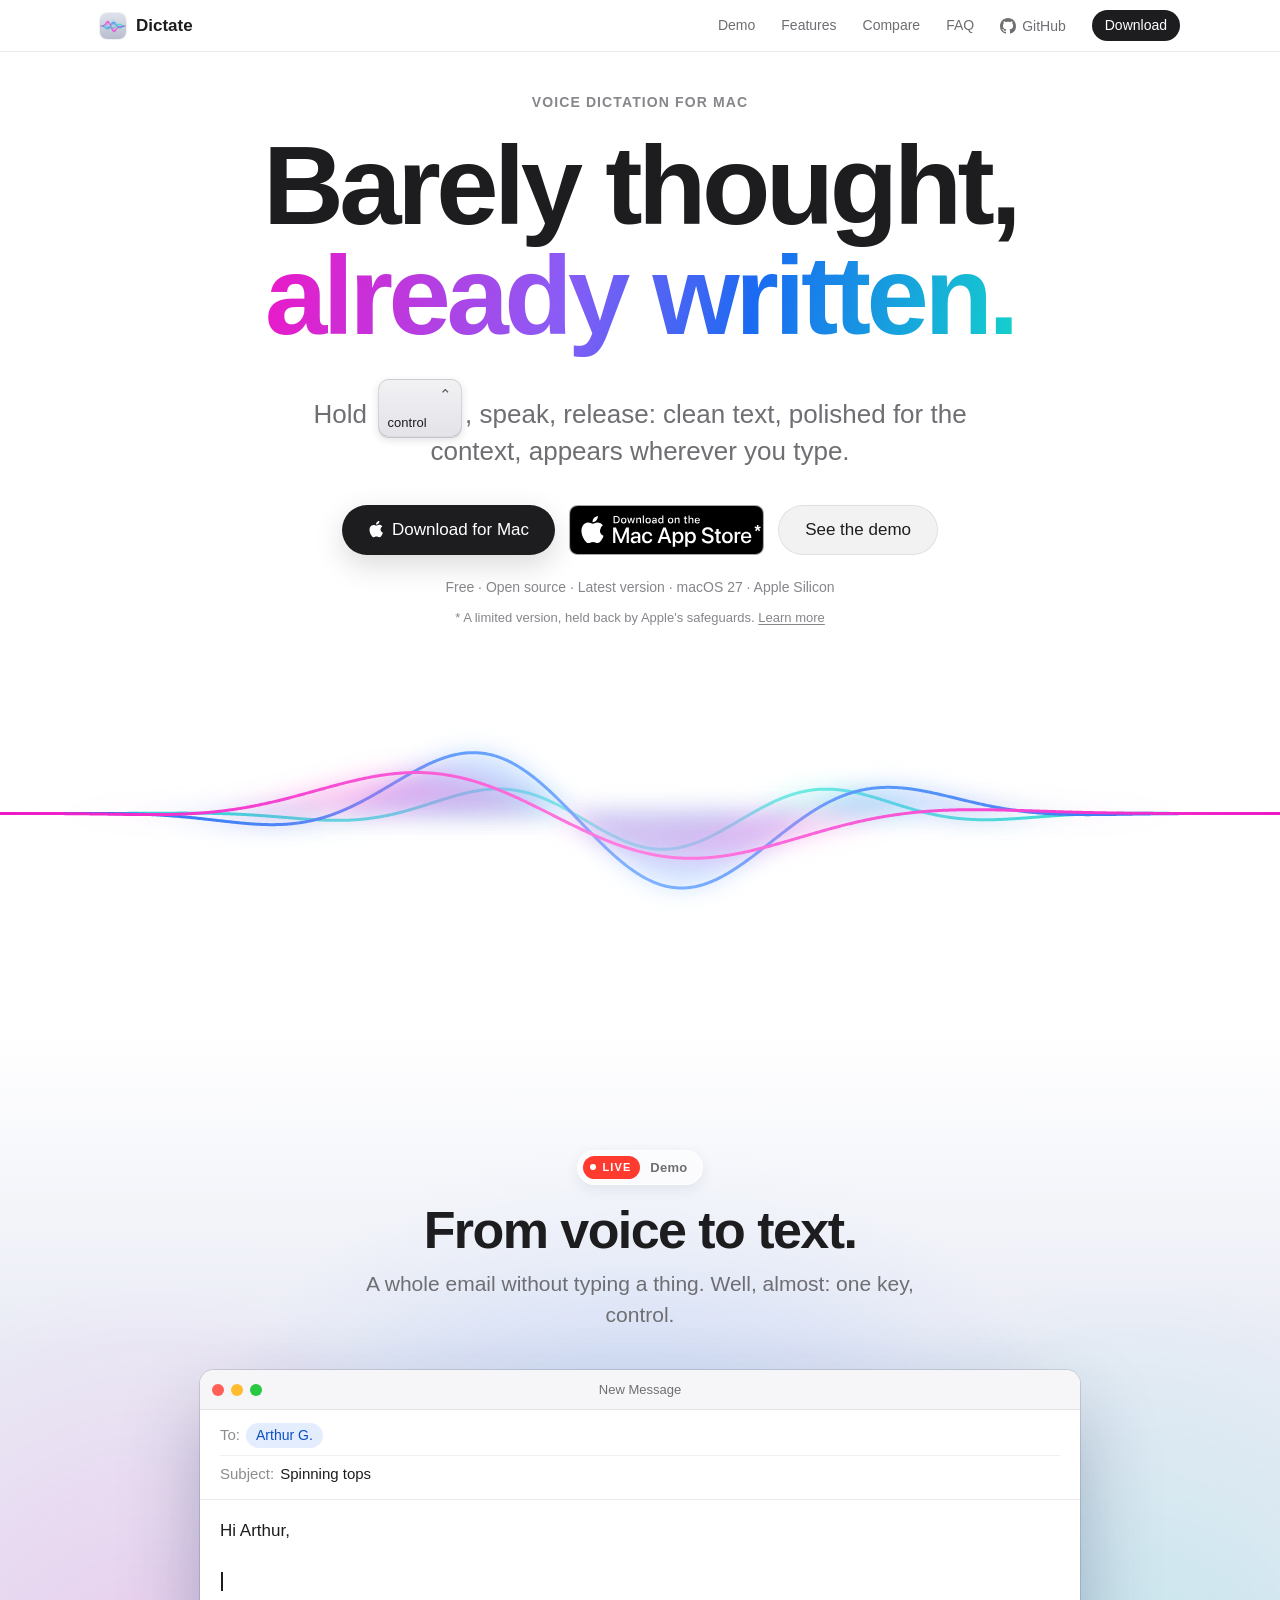
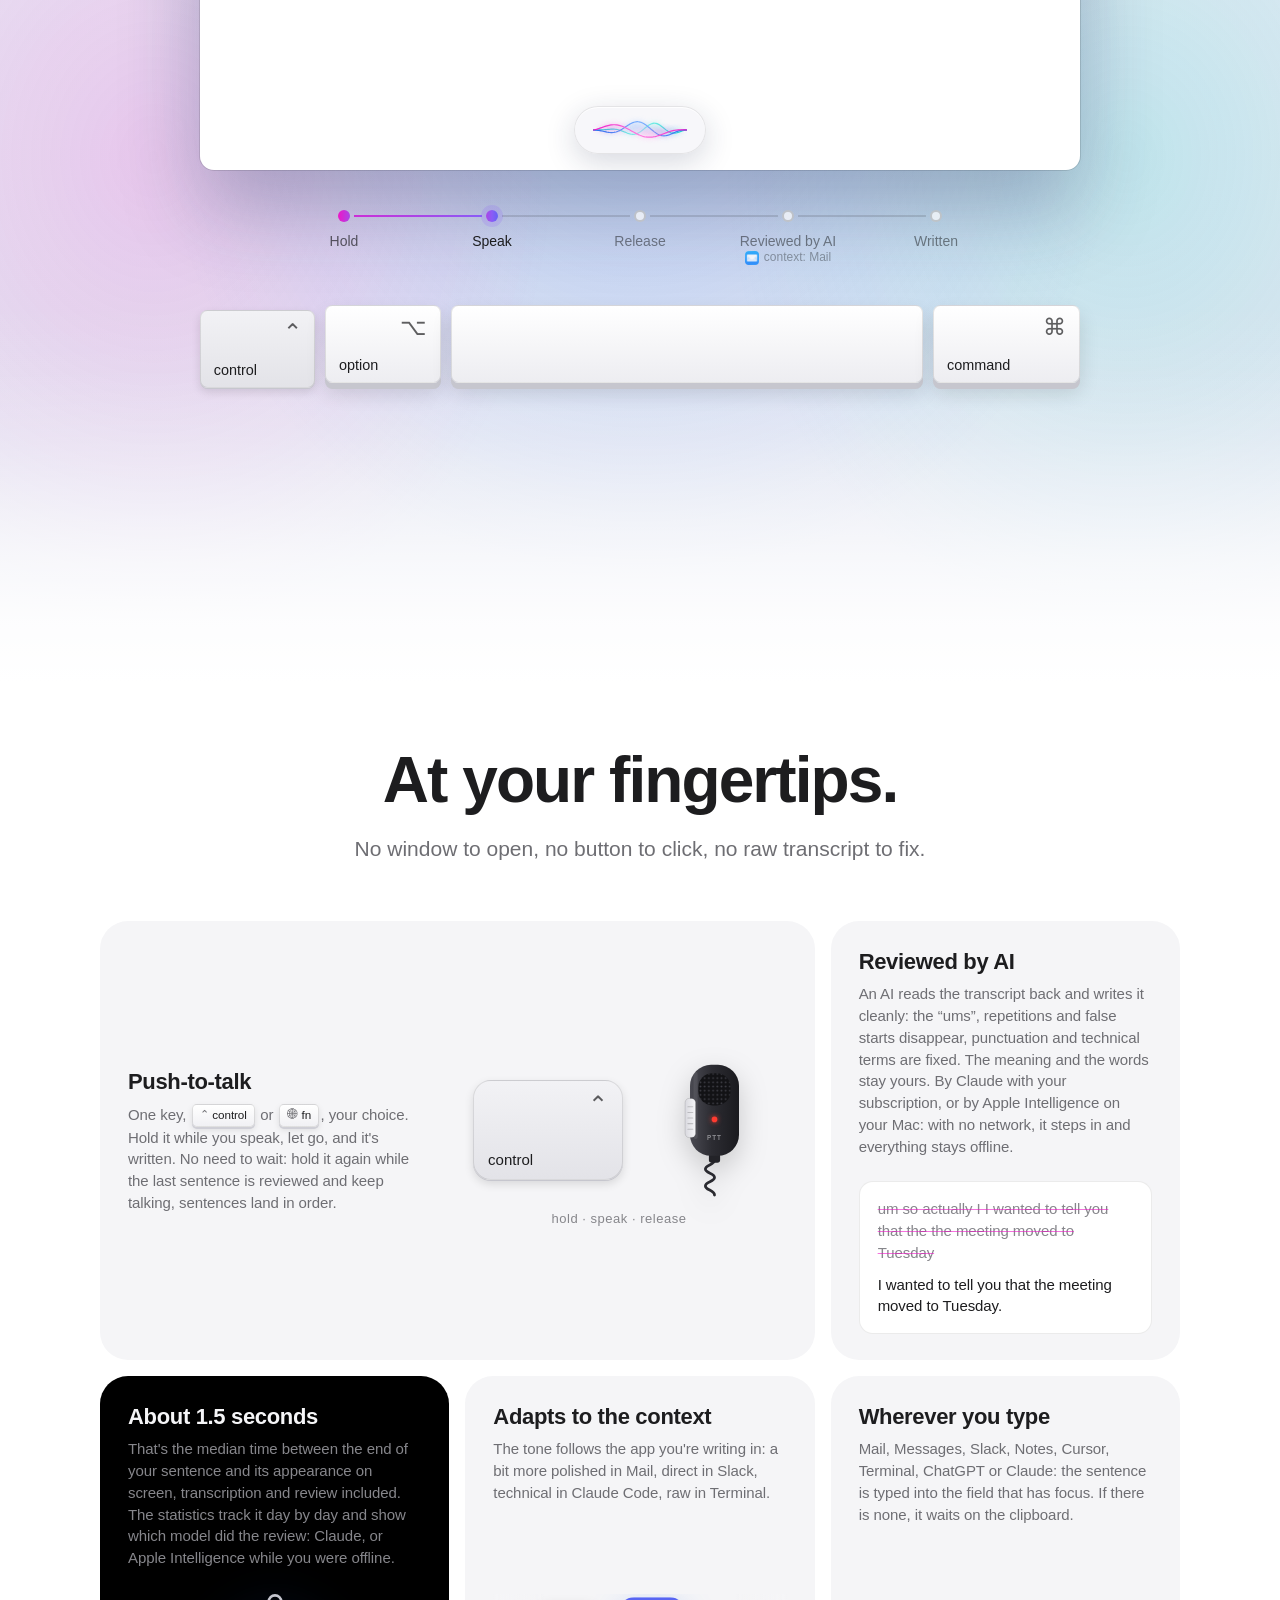
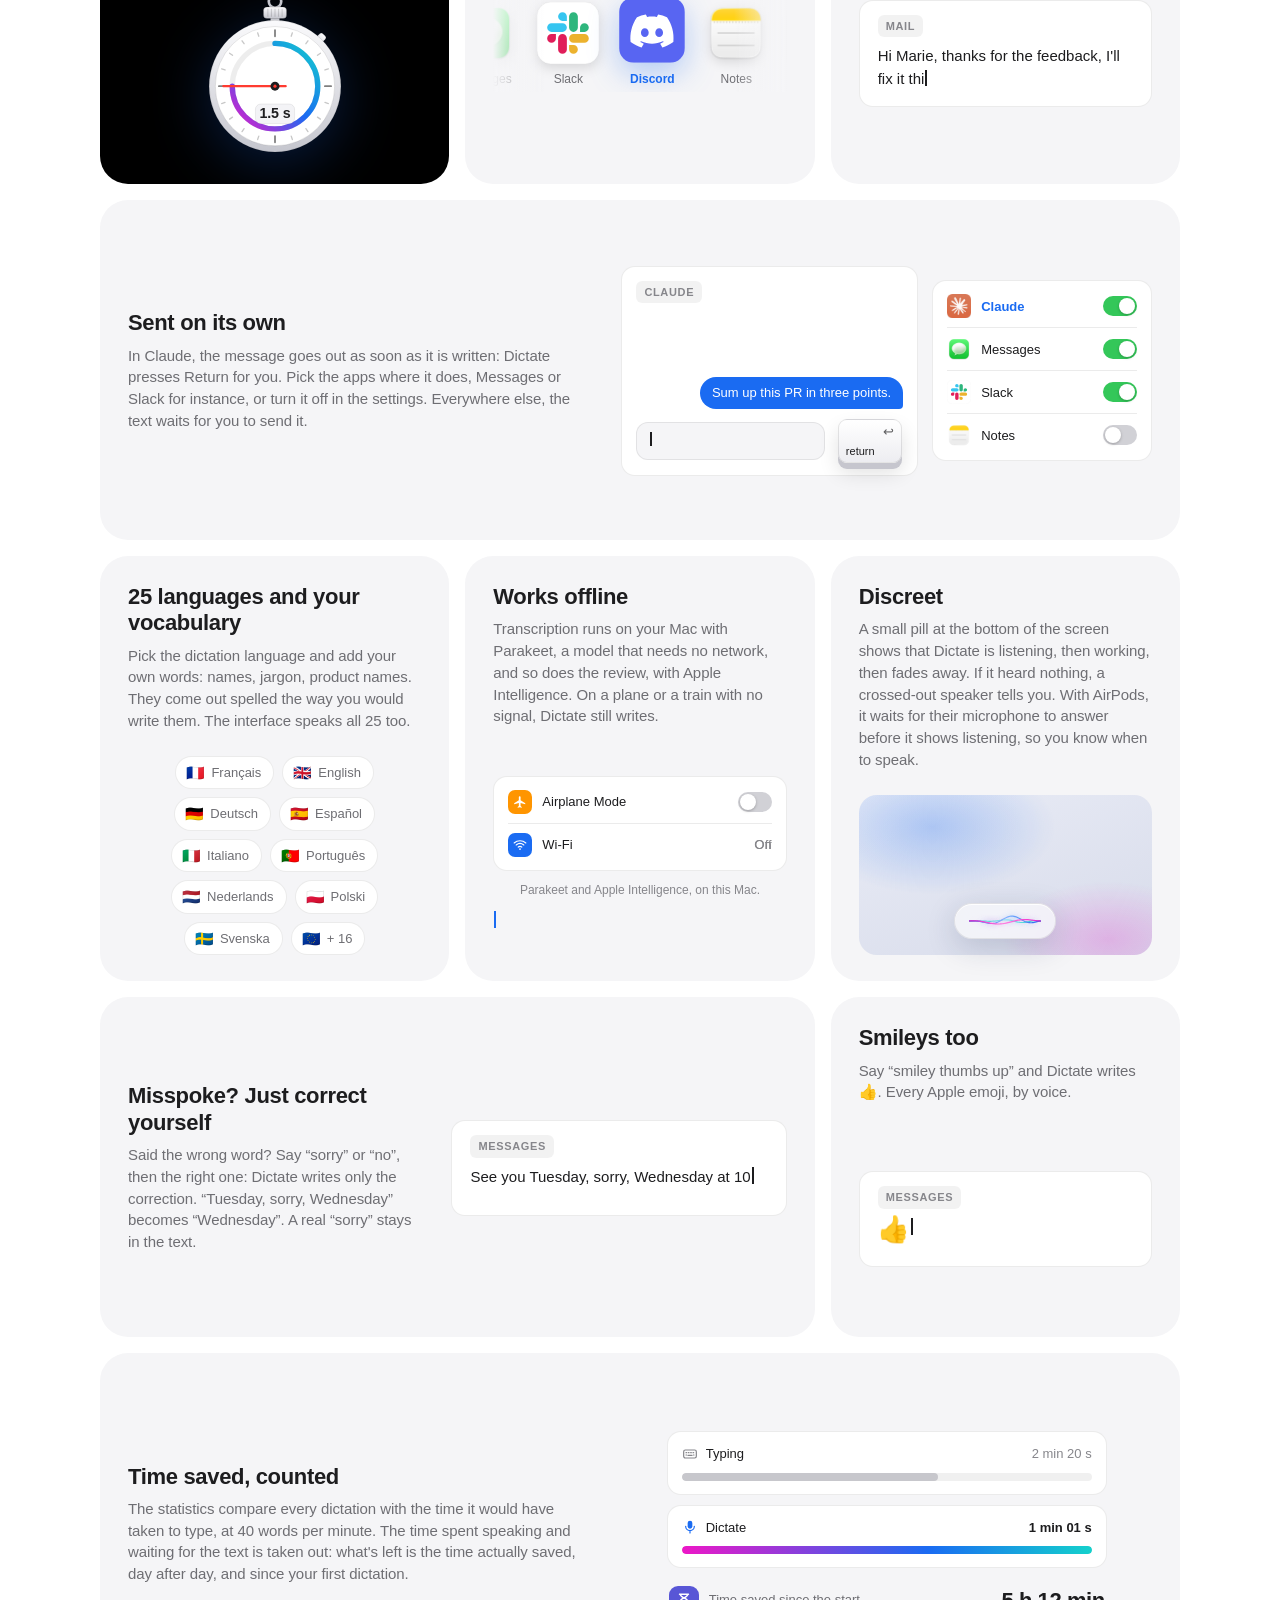
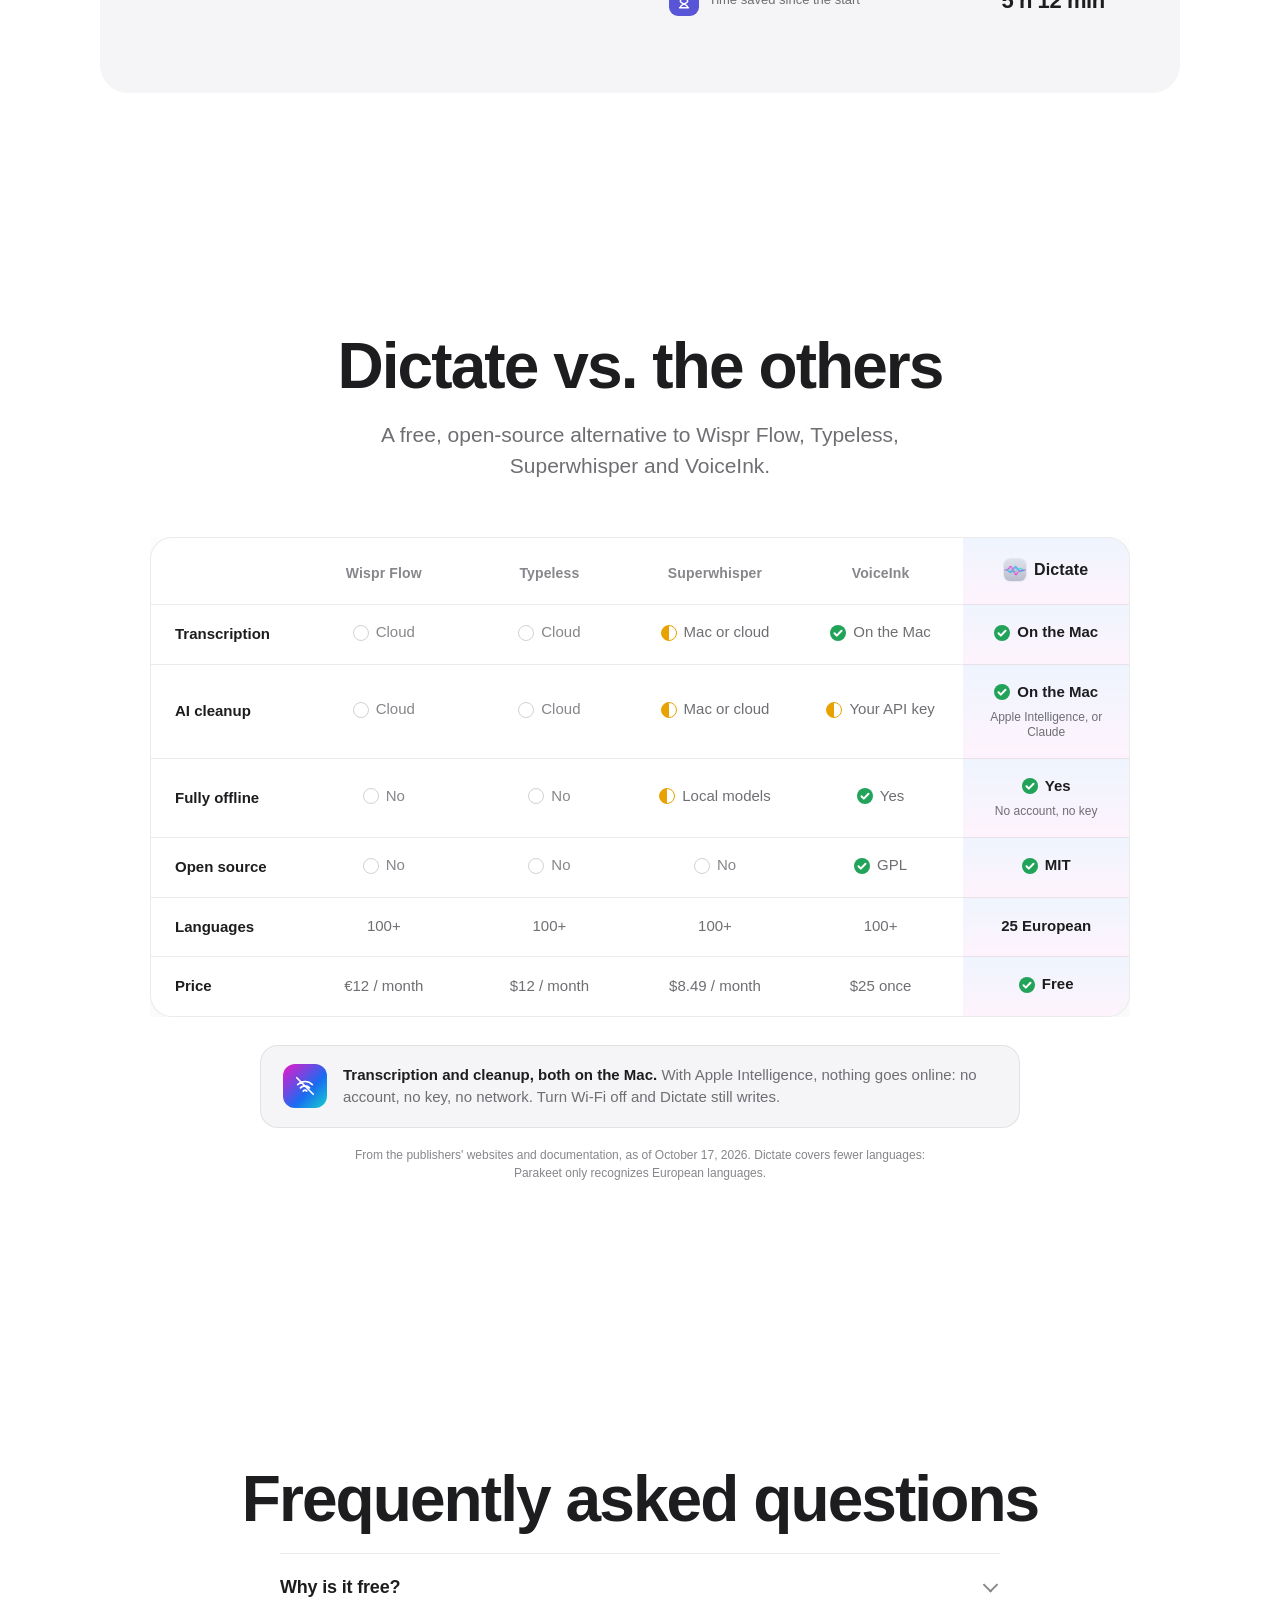
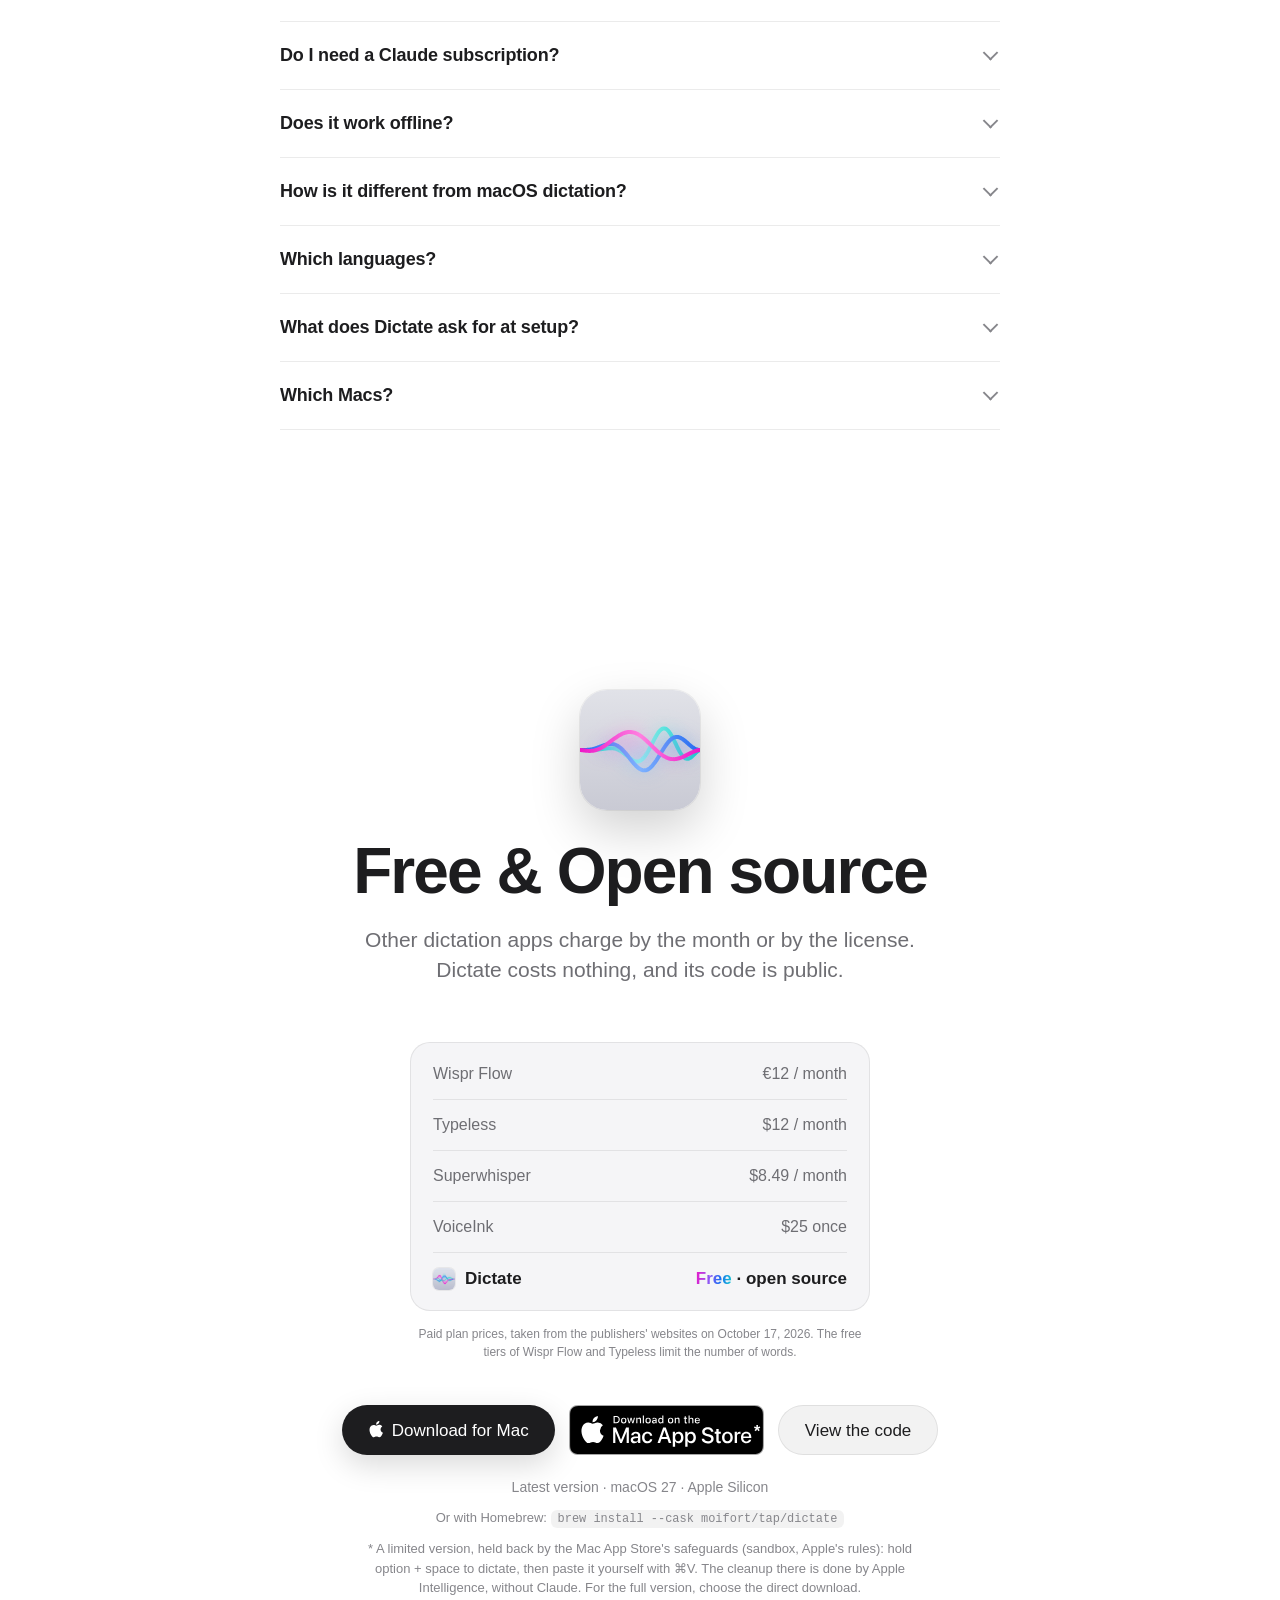
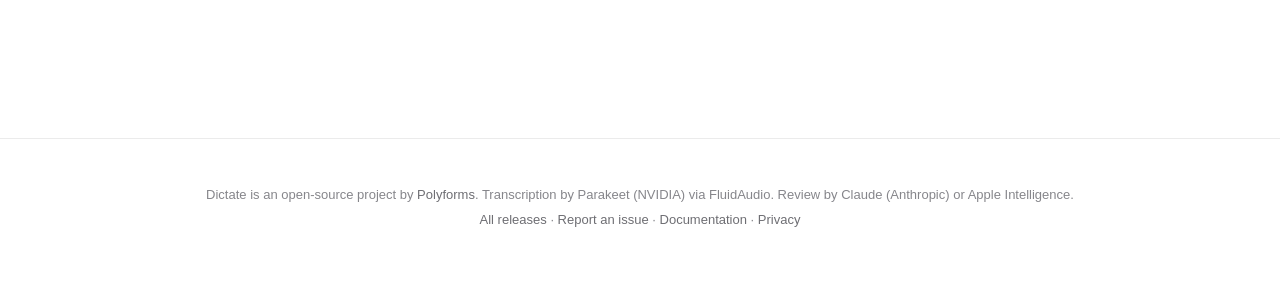
<file: site/index.html>
<!doctype html>
<html lang="fr">
<head>
  <meta charset="utf-8">
  <meta name="viewport" content="width=device-width, initial-scale=1">
  <title data-i18n="meta.title">Dictate — Dictée vocale pour Mac, gratuite et open source</title>
  <meta name="description" content="Maintenez control, parlez, relâchez : un texte propre, relu en fonction du contexte, apparaît là où vous écrivez. Transcription sur votre Mac, aucun compte, gratuit et open source.">
  <!-- Share previews: crawlers run no JavaScript, so the English copy is the
       static one here and French is declared as the alternate. -->
  <meta property="og:type" content="website">
  <meta property="og:url" content="https://dictate.polyforms.co/">
  <meta property="og:site_name" content="Dictate">
  <meta property="og:title" content="Dictate — Free, open-source voice dictation for Mac">
  <meta property="og:description" content="Hold control, speak, release: clean text appears wherever you type. Transcribed on your Mac, reviewed by Claude or Apple Intelligence. No account, no subscription.">
  <meta property="og:image" content="https://dictate.polyforms.co/og.png">
  <meta property="og:image:width" content="1200">
  <meta property="og:image:height" content="630">
  <meta property="og:image:alt" content="Dictate: hold control, speak, release. The Dictate pill listens while an email is dictated in Mail">
  <meta property="og:locale" content="en_US">
  <meta property="og:locale:alternate" content="fr_FR">
  <meta name="twitter:card" content="summary_large_image">
  <meta name="twitter:title" content="Dictate — Free, open-source voice dictation for Mac">
  <meta name="twitter:description" content="Hold control, speak, release: clean text appears wherever you type. Transcribed on your Mac, reviewed by Claude or Apple Intelligence. No account, no subscription.">
  <meta name="twitter:image" content="https://dictate.polyforms.co/og.png">
  <meta name="twitter:image:alt" content="Dictate: hold control, speak, release. The Dictate pill listens while an email is dictated in Mail">
  <meta name="theme-color" content="#ffffff">
  <link rel="icon" href="favicon.png" type="image/png">
  <link rel="apple-touch-icon" href="icon-256.png">
  <script>
    // The page is written in French. A browser set to another of the 25
    // languages gets that one (i18n/<code>.js), any other gets English.
    // ?lang=de forces one.
    (() => {
      const supported = ["bg", "cs", "da", "de", "el", "en", "es", "et", "fi", "fr", "hr", "hu", "it",
        "lt", "lv", "mt", "nl", "pl", "pt", "ro", "ru", "sk", "sl", "sv", "uk"];
      const forced = new URLSearchParams(location.search).get("lang");
      const wanted = forced ? [forced] : (navigator.languages && navigator.languages.length ? navigator.languages : [navigator.language || "en"]);
      const lang = wanted.map((l) => l.toLowerCase().split("-")[0]).find((l) => supported.includes(l)) || "en";
      document.documentElement.lang = lang;
      if (lang !== "fr") document.documentElement.classList.add("i18n-pending");
    })();
  </script>
  <link rel="stylesheet" href="style.css?v=20261117-102">
</head>
<body>

<header class="nav">
  <a class="nav-brand" href="#top" aria-label="Dictate">
    <img class="nav-icon" src="icon-256.png" width="26" height="26" alt="">

    <span>Dictate</span>
  </a>
  <nav class="nav-links" aria-label="Sections">
    <a href="#demo" data-i18n="nav.demo">Démo</a>
    <a href="#features" data-i18n="nav.features">Fonctionnalités</a>
    <a href="#compare" data-i18n="nav.compare">Comparatif</a>
    <a href="#faq" data-i18n="nav.faq">Questions</a>
    <a class="nav-gh" href="https://github.com/moifort/dictate" rel="noopener"><svg class="nav-github" viewBox="0 0 16 16" width="16" height="16" aria-hidden="true"><path fill="currentColor" d="M8 0c4.42 0 8 3.58 8 8a8.013 8.013 0 0 1-5.45 7.59c-.4.08-.55-.17-.55-.38 0-.27.01-1.13.01-2.2 0-.75-.25-1.23-.54-1.48 1.78-.2 3.65-.88 3.65-3.95 0-.88-.31-1.59-.82-2.15.08-.2.36-1.02-.08-2.12 0 0-.67-.22-2.2.82-.64-.18-1.32-.27-2-.27-.68 0-1.36.09-2 .27-1.53-1.03-2.2-.82-2.2-.82-.44 1.1-.16 1.92-.08 2.12-.51.56-.82 1.28-.82 2.15 0 3.06 1.86 3.75 3.64 3.95-.23.2-.44.55-.51 1.07-.46.21-1.61.55-2.33-.66-.15-.24-.6-.83-1.23-.82-.67.01-.27.38.01.53.34.19.73.9.82 1.13.16.45.68 1.31 2.69.94 0 .67.01 1.3.01 1.49 0 .21-.15.45-.55.38A7.995 7.995 0 0 1 0 8c0-4.42 3.58-8 8-8Z"/></svg>GitHub</a>
    <a class="nav-cta" href="https://github.com/moifort/dictate/releases/latest" data-download data-i18n="nav.download">Télécharger</a>
  </nav>
</header>

<main id="top">

  <!-- Hero -->
  <section class="hero">
    <p class="eyebrow" data-i18n="hero.eyebrow">Dictée vocale pour Mac</p>
    <h1 class="hero-title" data-i18n="hero.title">À peine pensé,<br><span class="gradient-text">déjà écrit.</span></h1>
    <p class="hero-subtitle" data-i18n="hero.subtitle">
      Maintenez <kbd class="key inline" data-key-hero><span class="key-glyph">⌃</span><span class="key-name">control</span></kbd>, parlez, relâchez : un texte propre, relu en fonction du contexte, apparaît là où vous écrivez.
    </p>
    <div class="hero-actions">
      <a class="button primary" href="https://github.com/moifort/dictate/releases/latest" data-download>
        <svg class="apple-mark" viewBox="0 0 17 20" width="15" height="18" aria-hidden="true"><path fill="currentColor" d="M14.2 10.6c0-2.3 1.9-3.4 2-3.5-1.1-1.6-2.8-1.8-3.4-1.8-1.4-.1-2.8.9-3.5.9-.7 0-1.8-.8-3-.8-1.5 0-3 .9-3.8 2.3-1.6 2.8-.4 7 1.2 9.3.8 1.1 1.7 2.4 2.9 2.4 1.2 0 1.6-.8 3.1-.8 1.4 0 1.8.8 3.1.7 1.3 0 2.1-1.1 2.8-2.3.9-1.3 1.3-2.6 1.3-2.7-.1 0-2.7-1-2.7-3.7ZM11.9 3.8c.6-.8 1.1-1.9 1-3-.9 0-2.1.6-2.7 1.4-.6.7-1.1 1.8-1 2.9 1 .1 2.1-.5 2.7-1.3Z"/></svg>
        <span data-i18n="dl.mac">Télécharger pour Mac</span>
      </a>
      <a class="store-badge" href="https://apps.apple.com/app/id6823997461?mt=12" rel="noopener" aria-label="Télécharger dans le Mac App Store" data-i18n-aria="aria.store" aria-describedby="store-note-hero">
        <img src="badges/fr.svg" height="50" alt="" data-store-badge>
        <span class="store-star" aria-hidden="true">*</span>
      </a>
      <a class="button ghost" href="#demo" data-i18n="hero.seeDemo">Voir la démo</a>
    </div>
    <p class="hero-meta" data-i18n="hero.meta">
      Gratuit · Open source · <span data-version>Dernière version</span> · macOS 27 · Apple Silicon
    </p>
    <p class="brew store-note" id="store-note-hero" data-i18n="hero.storeNote">* Version limitée par les garde-fous d'Apple. <a href="#store-note">En savoir plus</a></p>

    <div class="hero-wave" aria-hidden="true">
      <canvas class="wave-canvas" data-wave="hero" width="1600" height="360"></canvas>
    </div>
  </section>

  <!-- Live demo -->
  <section class="demo" id="demo" aria-label="Démonstration" data-i18n-aria="aria.demo">
    <div class="desktop">
      <div class="demo-head">
        <p class="live-badge" data-i18n="demo.badge"><span class="live-tag"><i aria-hidden="true"></i>Live</span>Démo</p>
        <h2 class="section-title" data-i18n="demo.title">De la voix au texte.</h2>
        <p class="section-lead" data-i18n="demo.lead">Un mail entier sans rien taper. Enfin presque : une touche, control.</p>
      </div>
      <div class="window mail" data-window>
        <div class="window-bar">
          <span class="lights"><i></i><i></i><i></i></span>
          <span class="window-title" data-i18n="demo.window">Nouveau message</span>
        </div>
        <div class="mail-head">
          <div><span data-i18n="demo.to">À :</span><em class="mail-chip" data-mail-to>Arthur G.</em></div>
          <div><span data-i18n="demo.subject">Objet :</span><b data-mail-subject>Les toupies</b></div>
        </div>
        <div class="window-body">
          <div class="field-text" data-field-text><span class="caret"></span></div>
        </div>

        <div class="pill" data-pill aria-live="polite">
          <canvas class="pill-waves" data-wave="pill" width="188" height="68" aria-hidden="true"></canvas>
          <span class="pill-spinner" aria-hidden="true"></span>
        </div>
      </div>

      <div class="desk-bar">
        <ol class="timeline" aria-label="Comment ça marche" data-i18n-aria="aria.timeline">
          <li data-step="hold"><span class="tl-dot"><span class="tl-icon" aria-hidden="true">⌃</span></span><span class="tl-label" data-i18n="tl.hold">Maintenez</span></li>
          <li data-step="speak"><span class="tl-dot"><span class="tl-icon" aria-hidden="true"><svg viewBox="0 0 16 16" width="14" height="14"><rect x="5.5" y="1.5" width="5" height="8" rx="2.5" fill="none" stroke="currentColor" stroke-width="1.5"/><path d="M3.5 7.5a4.5 4.5 0 0 0 9 0M8 12v2.5" fill="none" stroke="currentColor" stroke-width="1.5" stroke-linecap="round"/></svg></span></span><span class="tl-label" data-i18n="tl.speak">Parlez</span></li>
          <li data-step="release"><span class="tl-dot"><span class="tl-icon" aria-hidden="true">↑</span></span><span class="tl-label" data-i18n="tl.release">Relâchez</span></li>
          <li data-step="review"><span class="tl-dot"><span class="tl-icon" aria-hidden="true"><svg viewBox="0 0 16 16" width="12" height="12"><path d="M8 1c.6 4.2 2.8 6.4 7 7-4.2.6-6.4 2.8-7 7-.6-4.2-2.8-6.4-7-7 4.2-.6 6.4-2.8 7-7Z" fill="currentColor"/></svg></span></span><span class="tl-label" data-i18n="tl.review">Relu par l'IA<small class="tl-context"><img src="apps/mail.png" width="14" height="14" alt="">contexte : Mail</small></span></li>
          <li data-step="written"><span class="tl-dot"><span class="tl-icon" aria-hidden="true">✓</span></span><span class="tl-label" data-i18n="tl.written">C'est écrit</span></li>
        </ol>
        <p class="tl-caption" data-tl-caption aria-hidden="true"></p>
        <!-- The middle of a Mac keyboard's bottom row, at the size of a single big key. -->
        <div class="keyboard" aria-hidden="true">
          <div class="kb-row">
            <kbd class="key big" data-key><span class="key-glyph">⌃</span><span class="key-name">control</span></kbd>
            <kbd class="key big"><span class="key-glyph">⌥</span><span class="key-name">option</span></kbd>
            <kbd class="key big space" style="--w:3.85"><span class="key-name"></span></kbd>
            <kbd class="key big" style="--w:1.25"><span class="key-glyph">⌘</span><span class="key-name">command</span></kbd>
          </div>
        </div>
      </div>
    </div>
  </section>

  <!-- Features -->
  <section class="features" id="features">
    <h2 class="section-title" data-i18n="feat.title">À portée de touche.</h2>
    <p class="section-lead" data-i18n="feat.lead">Pas de fenêtre à ouvrir, pas de bouton à cliquer, pas de transcription brute à corriger.</p>

    <div class="bento">
      <article class="card wide">
        <div class="card-visual">
          <div class="keycap-demo" aria-hidden="true">
            <div class="ptt-row">
              <kbd class="key big" data-key-feature><span class="key-glyph">⌃</span><span class="key-name">control</span></kbd>
              <svg class="ptt-mic" data-mic viewBox="0 0 140 200" width="98" height="140">
                <defs>
                  <linearGradient id="mic-body" x1="0" x2="1">
                    <stop offset="0" stop-color="#4a4a52"/>
                    <stop offset="0.45" stop-color="#2c2c32"/>
                    <stop offset="1" stop-color="#1a1a1e"/>
                  </linearGradient>
                  <linearGradient id="mic-ptt" x1="0" x2="1">
                    <stop offset="0" stop-color="#d9d9df"/>
                    <stop offset="1" stop-color="#f6f6f8"/>
                  </linearGradient>
                  <pattern id="mic-grille" width="6" height="6" patternUnits="userSpaceOnUse">
                    <circle cx="3" cy="3" r="1.3" fill="#3f3f47"/>
                  </pattern>
                </defs>
                <!-- Sound, while the button is held. -->
                <g class="mic-waves" fill="none" stroke-linecap="round" stroke-width="3">
                  <path d="M108 40 q8 9 0 18" stroke="#ed17c7"/>
                  <path d="M116 33 q14 16 0 32" stroke="#1a6bf2"/>
                  <path d="M124 26 q20 23 0 46" stroke="#14d1cc"/>
                </g>
                <!-- Coiled cord. -->
                <path d="M65 150 c0 7 -13 7 -13 13 s13 6 13 12 s-13 6 -13 12 s13 6 13 13" fill="none" stroke="#2a2a30" stroke-width="4" stroke-linecap="round"/>
                <rect x="57" y="138" width="16" height="16" rx="4" fill="#232328"/>
                <!-- Body, grille, highlight. -->
                <rect x="30" y="14" width="70" height="130" rx="30" fill="url(#mic-body)"/>
                <rect x="42" y="26" width="46" height="46" rx="20" fill="#121215"/>
                <rect x="42" y="26" width="46" height="46" rx="20" fill="url(#mic-grille)"/>
                <rect x="35" y="24" width="6" height="96" rx="3" fill="#fff" opacity="0.08"/>
                <!-- On-air light and label. -->
                <circle class="mic-led" cx="65" cy="92" r="4"/>
                <text x="65" y="122" text-anchor="middle" font-size="9" font-weight="600" letter-spacing="1.5" fill="#8e8e93">PTT</text>
                <!-- The push-to-talk bar on the side. -->
                <g class="mic-button">
                  <rect x="19" y="62" width="15" height="56" rx="6" fill="url(#mic-ptt)" stroke="rgba(0,0,0,0.18)"/>
                  <path d="M23 74 h7 M23 82 h7 M23 90 h7 M23 98 h7 M23 106 h7" stroke="rgba(0,0,0,0.18)" stroke-width="1.5" stroke-linecap="round"/>
                </g>
              </svg>
            </div>
            <span class="keycap-hint" data-i18n="ptt.hint">maintenir · parler · relâcher</span>
          </div>
        </div>
        <h3>Push-to-talk</h3>
        <p data-i18n="ptt.text">Une seule touche, <kbd><span class="kbd-glyph">⌃</span>control</kbd> ou <kbd><span class="kbd-glyph">🌐︎</span>fn</kbd> au choix. Vous la tenez le temps de parler, vous la relâchez, c'est écrit. Pas besoin d'attendre : reprenez la touche pendant la relecture et continuez de parler, les phrases arrivent dans l'ordre.</p>
      </article>

      <article class="card">
        <div class="card-visual">
          <div class="clean-demo" aria-hidden="true">
            <p class="raw" data-i18n="clean.raw">euh donc en fait je je voulais te dire que la la réunion est décalée à mardi</p>
            <p class="clean" data-i18n="clean.clean">Je voulais te dire que la réunion est décalée à mardi.</p>
          </div>
        </div>
        <h3 data-i18n="clean.title">Relu par l'IA</h3>
        <p data-i18n="clean.text">Une IA relit la transcription et l'écrit proprement : les « euh », les répétitions et les faux départs disparaissent, la ponctuation et les termes techniques sont corrigés. Le sens et les mots restent les vôtres. Par Claude avec votre abonnement, ou par Apple Intelligence sur le Mac : sans réseau, il prend le relais et tout reste hors ligne.</p>
      </article>

      <article class="card dark">
        <div class="card-visual">
          <div class="timer-demo stopwatch" aria-hidden="true">
            <svg viewBox="0 0 160 176" width="150" height="165">
              <defs>
                <linearGradient id="sw-grad" x1="0" y1="0" x2="1" y2="1">
                  <stop offset="0" stop-color="#ed17c7"/>
                  <stop offset="0.5" stop-color="#1a6bf2"/>
                  <stop offset="1" stop-color="#14d1cc"/>
                </linearGradient>
              </defs>
              <linearGradient id="sw-chrome" x1="0" y1="0" x2="0" y2="1">
                <stop offset="0" stop-color="#fafafc"/>
                <stop offset="1" stop-color="#c5c6ce"/>
              </linearGradient>
              <!-- Bow for the lanyard, knurled crown on top, lap button on the side. -->
              <circle cx="80" cy="5" r="7" fill="none" stroke="#c5c6ce" stroke-width="3"/>
              <g class="sw-crown" data-timer-crown>
                <rect x="75" y="22" width="10" height="14" rx="2" fill="#c9cad1"/>
                <rect x="67" y="11" width="26" height="13" rx="4" fill="url(#sw-chrome)" stroke="rgba(0,0,0,0.18)"/>
                <path d="M72 13 v9 M76 13 v9 M80 13 v9 M84 13 v9 M88 13 v9" stroke="rgba(0,0,0,0.14)" stroke-width="1.2"/>
              </g>
              <rect x="125" y="40" width="9" height="16" rx="3" fill="url(#sw-chrome)" stroke="rgba(0,0,0,0.18)" transform="rotate(45 129.5 48)"/>
              <circle cx="80" cy="100" r="74" fill="url(#sw-chrome)" stroke="rgba(0,0,0,0.12)"/>
              <circle class="sw-case" cx="80" cy="100" r="67" fill="#fff" stroke="rgba(0,0,0,0.1)" stroke-width="1"/>
              <g class="sw-ticks"><line x1="80.0" y1="44.0" x2="80.0" y2="37.0" class="major"/><line x1="98.2" y1="43.9" x2="99.5" y2="40.1"/><line x1="114.7" y1="52.3" x2="117.0" y2="49.0"/><line x1="127.7" y1="65.3" x2="131.0" y2="63.0"/><line x1="136.1" y1="81.8" x2="139.9" y2="80.5"/><line x1="136.0" y1="100.0" x2="143.0" y2="100.0" class="major"/><line x1="136.1" y1="118.2" x2="139.9" y2="119.5"/><line x1="127.7" y1="134.7" x2="131.0" y2="137.0"/><line x1="114.7" y1="147.7" x2="117.0" y2="151.0"/><line x1="98.2" y1="156.1" x2="99.5" y2="159.9"/><line x1="80.0" y1="156.0" x2="80.0" y2="163.0" class="major"/><line x1="61.8" y1="156.1" x2="60.5" y2="159.9"/><line x1="45.3" y1="147.7" x2="43.0" y2="151.0"/><line x1="32.3" y1="134.7" x2="29.0" y2="137.0"/><line x1="23.9" y1="118.2" x2="20.1" y2="119.5"/><line x1="24.0" y1="100.0" x2="17.0" y2="100.0" class="major"/><line x1="23.9" y1="81.8" x2="20.1" y2="80.5"/><line x1="32.3" y1="65.3" x2="29.0" y2="63.0"/><line x1="45.3" y1="52.3" x2="43.0" y2="49.0"/><line x1="61.8" y1="43.9" x2="60.5" y2="40.1"/></g>
              <circle cx="80" cy="100" r="48" fill="none" stroke="rgba(0,0,0,0.07)" stroke-width="6"/>
              <circle class="sw-arc" data-timer-arc cx="80" cy="100" r="48" fill="none" stroke="url(#sw-grad)" stroke-width="6" stroke-linecap="round" pathLength="100" stroke-dasharray="100" stroke-dashoffset="100" transform="rotate(-90 80 100)"/>
              <rect x="58" y="120" width="44" height="22" rx="6" fill="#f3f3f6" stroke="rgba(0,0,0,0.08)"/>
              <!-- The hand ticks one graduation per tenth of a second. -->
              <g class="sw-hand" data-timer-hand>
                <line x1="80" y1="112" x2="80" y2="42" stroke="#ff3b30" stroke-width="2.5" stroke-linecap="round"/>
              </g>
              <circle cx="80" cy="100" r="5" fill="#1d1d1f"/>
              <circle cx="80" cy="100" r="1.8" fill="#ff3b30"/>
            </svg>
            <span class="timer" data-timer>0,0 s</span>
          </div>
        </div>
        <h3 data-i18n="latency.title">Environ 1,5 seconde</h3>
        <p data-i18n="latency.text">C'est le temps médian entre la fin de votre phrase et son apparition à l'écran, transcription et relecture comprises. Les statistiques le suivent jour après jour et montrent quel modèle a relu : Claude, ou Apple Intelligence quand vous étiez hors ligne.</p>
      </article>

      <article class="card">
        <div class="card-visual">
          <div class="context-demo" aria-hidden="true">
            <div class="context-track" data-context-track>
              <span class="chip"><img src="apps/mail.png" width="60" height="60" alt="">Mail</span>
              <span class="chip"><img src="apps/messages.png" width="60" height="60" alt="">Messages</span>
              <span class="chip"><img src="apps/slack.svg" width="60" height="60" alt="">Slack</span>
              <span class="chip"><img src="apps/discord.svg" width="60" height="60" alt="">Discord</span>
              <span class="chip"><img src="apps/notes.png" width="60" height="60" alt="">Notes</span>
              <span class="chip"><img src="apps/claude.png" width="60" height="60" alt="">Claude Code</span>
              <span class="chip"><img src="apps/cursor.svg" width="60" height="60" alt="">Cursor</span>
              <span class="chip"><img src="apps/terminal.png" width="60" height="60" alt="">Terminal</span>
              <span class="chip"><img src="apps/textedit.png" width="60" height="60" alt="">TextEdit</span>
              <span class="chip"><img src="apps/notion.png" width="60" height="60" alt="">Notion</span>
              <span class="chip"><img src="apps/xcode.png" width="60" height="60" alt="">Xcode</span>
            </div>
          </div>
        </div>
        <h3 data-i18n="context.title">S'adapte au contexte</h3>
        <p data-i18n="context.text">Le ton suit l'app où vous écrivez : un peu plus soigné dans Mail, direct dans Slack, technique dans Claude Code, brut dans le Terminal.</p>
      </article>

      <article class="card">
        <div class="card-visual">
          <div class="cursor-demo" aria-hidden="true">
            <span class="cursor-app" data-typed-app>Mail</span>
            <span class="cursor-line"><span class="typed" data-typed></span><span class="caret"></span></span>
          </div>
        </div>
        <h3 data-i18n="cursor.title">Partout où vous écrivez</h3>
        <p data-i18n="cursor.text">Mail, Messages, Slack, Notes, Cursor, Terminal, ChatGPT ou Claude : la phrase est saisie dans le champ qui a le focus. S'il n'y en a pas, elle attend dans le presse-papiers.</p>
      </article>

      <article class="card wide full">
        <div class="card-visual">
          <div class="send-demo" aria-hidden="true">
            <div class="send-window">
              <span class="cursor-app" data-send-app>Claude</span>
              <div class="send-thread" data-send-thread></div>
              <div class="send-composer">
                <span class="send-field"><span data-send-typed></span><span class="caret"></span></span>
                <kbd class="key send-key" data-send-key><span class="key-glyph">↩︎</span><span class="key-name" data-i18n="send.key">entrée</span></kbd>
              </div>
            </div>
            <div class="airplane-panel send-apps">
              <div class="airplane-row" data-send-row="Claude"><img src="apps/claude.png" width="24" height="24" alt=""><span class="airplane-label">Claude</span><span class="airplane-toggle send-toggle on"><i></i></span></div>
              <div class="airplane-row" data-send-row="Messages"><img src="apps/messages.png" width="24" height="24" alt=""><span class="airplane-label">Messages</span><span class="airplane-toggle send-toggle on"><i></i></span></div>
              <div class="airplane-row" data-send-row="Slack"><img src="apps/slack.svg" width="24" height="24" alt=""><span class="airplane-label">Slack</span><span class="airplane-toggle send-toggle on"><i></i></span></div>
              <div class="airplane-row" data-send-row="Notes"><img src="apps/notes.png" width="24" height="24" alt=""><span class="airplane-label">Notes</span><span class="airplane-toggle send-toggle"><i></i></span></div>
            </div>
          </div>
        </div>
        <h3 data-i18n="send.title">Envoyé tout seul</h3>
        <p data-i18n="send.text">Dans Claude, le message part dès qu'il est écrit : Dictate appuie sur Entrée pour vous. Choisissez les apps où il le fait, Messages ou Slack par exemple, ou coupez-le dans les réglages. Ailleurs, le texte attend que vous l'envoyiez.</p>
      </article>

      <article class="card">
        <div class="card-visual">
          <div class="lang-demo" aria-hidden="true">
            <span style="--i:0"><i class="flag">🇫🇷</i>Français</span><span style="--i:1"><i class="flag">🇬🇧</i>English</span><span style="--i:2"><i class="flag">🇩🇪</i>Deutsch</span><span style="--i:3"><i class="flag">🇪🇸</i>Español</span><span style="--i:4"><i class="flag">🇮🇹</i>Italiano</span><span style="--i:5"><i class="flag">🇵🇹</i>Português</span><span style="--i:6"><i class="flag">🇳🇱</i>Nederlands</span><span style="--i:7"><i class="flag">🇵🇱</i>Polski</span><span style="--i:8"><i class="flag">🇸🇪</i>Svenska</span><span style="--i:9"><i class="flag">🇪🇺</i>+ 16</span>
          </div>
        </div>
        <h3 data-i18n="langs.title">25 langues et votre vocabulaire</h3>
        <p data-i18n="langs.text">Choisissez la langue de dictée et ajoutez vos mots : noms propres, jargon, noms de produits. Ils s'écrivent comme vous les écririez. L'interface parle ces 25 langues, elle aussi.</p>
      </article>

      <article class="card">
        <div class="card-visual">
          <div class="airplane-demo" aria-hidden="true">
            <div class="airplane-panel">
              <div class="airplane-row">
                <span class="airplane-icon plane"><svg viewBox="0 0 24 24" width="14" height="14" aria-hidden="true"><path fill="currentColor" d="M21 16v-2l-8-5V3.5a1.5 1.5 0 0 0-3 0V9l-8 5v2l8-2.5V19l-2 1.5V22l3.5-1 3.5 1v-1.5L13 19v-5.5l8 2.5Z"/></svg></span>
                <span class="airplane-label" data-i18n="offline.airplane">Mode avion</span>
                <span class="airplane-toggle"><i></i></span>
              </div>
              <div class="airplane-row wifi">
                <span class="airplane-icon"><svg viewBox="0 0 24 24" width="14" height="14" aria-hidden="true"><path d="M2 8.5a15 15 0 0 1 20 0M5.5 12a10 10 0 0 1 13 0M9 15.5a5 5 0 0 1 6 0" fill="none" stroke="currentColor" stroke-width="2" stroke-linecap="round"/><circle cx="12" cy="19" r="1.5" fill="currentColor"/></svg></span>
                <span class="airplane-label">Wi-Fi</span>
                <span class="airplane-state"><span data-i18n="offline.on">Activé</span><span data-i18n="offline.off">Désactivé</span></span>
              </div>
            </div>
            <p class="airplane-typed"><span class="airplane-text" data-i18n="offline.typed">On atterrit à 18 h, je t'appelle en sortant.</span><span class="airplane-caret"></span></p>
            <span class="offline-caption" data-i18n="offline.caption">Parakeet et Apple Intelligence, sur ce Mac.</span>
          </div>
        </div>
        <h3 data-i18n="offline.title">Ça marche hors ligne</h3>
        <p data-i18n="offline.text">La transcription tourne sur votre Mac avec Parakeet, un modèle qui n'a pas besoin de réseau, et la relecture aussi, avec Apple Intelligence. Dans l'avion ou le train sans réseau, Dictate écrit quand même.</p>
      </article>

      <article class="card fill">
        <div class="card-visual">
          <div class="pill-demo" aria-hidden="true">
            <div class="pill static"><canvas class="pill-waves" data-wave="feature" width="144" height="52"></canvas></div>
          </div>
        </div>
        <h3 data-i18n="pill.title">Discret</h3>
        <p data-i18n="pill.text">Une petite pastille en bas de l'écran montre que Dictate écoute, puis travaille, puis s'efface. Si elle ne vous a pas entendu, une enceinte barrée vous le dit. Avec des AirPods, elle attend que leur micro réponde pour passer en écoute : vous savez quand parler.</p>
      </article>

      <article class="card wide">
        <div class="card-visual">
          <div class="cursor-demo fix-demo" aria-hidden="true">
            <span class="cursor-app">Messages</span>
            <span class="cursor-line"><span data-fix-before></span><span class="fix-wrong" data-fix-wrong></span><span data-fix-after></span><span class="caret"></span></span>
          </div>
        </div>
        <h3 data-i18n="fix.title">Il suit quand vous vous reprenez</h3>
        <p data-i18n="fix.text">Vous vous trompez de mot ? Dites « pardon » ou « non », puis le bon : Dictate n'écrit que la correction. « Mardi, pardon, mercredi » devient « mercredi ». Un vrai « pardon », lui, reste écrit.</p>
      </article>

      <article class="card fill">
        <div class="card-visual">
          <div class="cursor-demo emoji-demo" aria-hidden="true">
            <span class="cursor-app">Messages</span>
            <span class="cursor-line"><span data-emoji-typed></span><span class="emoji-result" data-emoji-result>👍</span><span class="caret"></span></span>
          </div>
        </div>
        <h3 data-i18n="emoji.title">Les smileys aussi</h3>
        <p data-i18n="emoji.text">Dites « smiley pouce en l'air », Dictate écrit 👍. Tous les émojis d'Apple, à la voix.</p>
      </article>

      <article class="card wide full">
        <div class="card-visual">
          <div class="saved-demo" aria-hidden="true">
            <div class="race-row typing">
              <span class="race-label"><svg viewBox="0 0 24 24" width="16" height="16"><rect x="2.5" y="6" width="19" height="12" rx="2.5" fill="none" stroke="currentColor" stroke-width="1.8"/><path d="M6 10h1M9.5 10h1M13 10h1M16.5 10h1M6 13.5h1M17 13.5h1M9 14h6" stroke="currentColor" stroke-width="1.8" stroke-linecap="round"/></svg><span data-i18n="saved.typing">Au clavier</span></span>
              <span class="race-time" data-race-time="typing">0 s</span>
              <span class="race-track"><i data-race-bar="typing"></i></span>
            </div>
            <div class="race-row dictate">
              <span class="race-label"><svg viewBox="0 0 24 24" width="16" height="16"><rect x="8.5" y="2.5" width="7" height="12" rx="3.5" fill="currentColor"/><path d="M5.5 11a6.5 6.5 0 0 0 13 0M12 17.5V21" fill="none" stroke="currentColor" stroke-width="1.8" stroke-linecap="round"/></svg>Dictate</span>
              <span class="race-time" data-race-time="dictate">0 s</span>
              <span class="race-track"><i data-race-bar="dictate"></i></span>
            </div>
            <div class="saved-total">
              <span class="saved-icon"><svg viewBox="0 0 24 24" width="18" height="18"><path d="M6 3h12M6 21h12M7 3c0 5 10 5 10 9s-10 4-10 9M17 3c0 5-10 5-10 9s10 4 10 9" fill="none" stroke="currentColor" stroke-width="1.8" stroke-linecap="round" stroke-linejoin="round"/></svg></span>
              <span class="saved-caption" data-i18n="saved.caption">Temps gagné depuis le début</span>
              <span class="saved-value"><span class="saved-gain" data-saved-gain></span><span data-saved>5 h 12 min</span></span>
            </div>
          </div>
        </div>
        <h3 data-i18n="saved.title">Le temps gagné, compté</h3>
        <p data-i18n="saved.text">Les statistiques comparent chaque dictée au temps qu'il aurait fallu pour la taper, à 40 mots par minute. Le temps passé à parler et à attendre le texte est déduit : il reste le temps vraiment gagné, jour après jour, et depuis votre première dictée.</p>
      </article>
    </div>
  </section>

  <!-- Comparison -->
  <section class="compare" id="compare">
    <h2 class="section-title" data-i18n="cmp.title">Dictate face aux autres</h2>
    <p class="section-lead" data-i18n="cmp.lead">Une alternative gratuite et open source à Wispr Flow, Typeless, Superwhisper et VoiceInk.</p>
    <div class="compare-scroll">
      <table class="compare-table">
        <thead><tr><th></th><th>Wispr Flow</th><th>Typeless</th><th>Superwhisper</th><th>VoiceInk</th><th class="us"><span><img src="icon-256.png" width="22" height="22" alt="">Dictate</span></th></tr></thead>
        <tbody>
          <tr><th scope="row" data-i18n="cmp.row.transcribe">Transcription</th><td class="no"><span data-i18n="cmp.cloud">Cloud</span></td><td class="no"><span data-i18n="cmp.cloud">Cloud</span></td><td class="some"><span data-i18n="cmp.macOrCloud">Mac ou cloud</span></td><td class="yes"><span data-i18n="cmp.onMac">Sur le Mac</span></td><td class="yes"><span data-i18n="cmp.onMac">Sur le Mac</span></td></tr>
          <tr><th scope="row" data-i18n="cmp.row.review">Relecture par IA</th><td class="no"><span data-i18n="cmp.cloud">Cloud</span></td><td class="no"><span data-i18n="cmp.cloud">Cloud</span></td><td class="some"><span data-i18n="cmp.macOrCloud">Mac ou cloud</span></td><td class="some"><span data-i18n="cmp.apiKey">Votre clé d'API</span></td><td class="yes"><span data-i18n="cmp.onMac">Sur le Mac</span><small data-i18n="cmp.appleOrClaude">Apple Intelligence, ou Claude</small></td></tr>
          <tr><th scope="row" data-i18n="cmp.row.offline">Tout hors ligne</th><td class="no"><span data-i18n="cmp.no">Non</span></td><td class="no"><span data-i18n="cmp.no">Non</span></td><td class="some"><span data-i18n="cmp.localModels">Modèles locaux</span></td><td class="yes"><span data-i18n="cmp.yes">Oui</span></td><td class="yes"><span data-i18n="cmp.yes">Oui</span><small data-i18n="cmp.noAccount">Sans compte ni clé</small></td></tr>
          <tr><th scope="row" data-i18n="cmp.row.oss">Open source</th><td class="no"><span data-i18n="cmp.no">Non</span></td><td class="no"><span data-i18n="cmp.no">Non</span></td><td class="no"><span data-i18n="cmp.no">Non</span></td><td class="yes"><span data-i18n="cmp.gpl">GPL</span></td><td class="yes"><span data-i18n="cmp.mit">MIT</span></td></tr>
          <tr><th scope="row" data-i18n="cmp.row.langs">Langues</th><td class="plain"><span data-i18n="cmp.hundred">100+</span></td><td class="plain"><span data-i18n="cmp.hundred">100+</span></td><td class="plain"><span data-i18n="cmp.hundred">100+</span></td><td class="plain"><span data-i18n="cmp.hundred">100+</span></td><td class="plain"><span data-i18n="cmp.european">25 européennes</span></td></tr>
          <tr><th scope="row" data-i18n="cmp.row.price">Prix</th><td class="plain"><span data-i18n="price.wispr">12&nbsp;€ / mois</span></td><td class="plain"><span data-i18n="price.typeless">12&nbsp;$ / mois</span></td><td class="plain"><span data-i18n="price.superwhisper">8,49&nbsp;$ / mois</span></td><td class="plain"><span data-i18n="price.voiceink">25&nbsp;$ une fois</span></td><td class="yes"><span data-i18n="cmp.free">Gratuit</span></td></tr>
        </tbody>
      </table>
    </div>
    <div class="offline-callout">
      <div class="offline-callout-icon" aria-hidden="true"><svg viewBox="0 0 24 24" width="22" height="22"><path fill="none" stroke="currentColor" stroke-width="1.8" stroke-linecap="round" stroke-linejoin="round" d="M4 10.5a11 11 0 0 1 16 0M7 14a7 7 0 0 1 10 0M10 17.5a3 3 0 0 1 4 0M3 3l18 18"/></svg></div>
      <p><b data-i18n="cmp.calloutTitle">Transcription et relecture, les deux sur le Mac.</b> <span data-i18n="cmp.calloutText">Avec Apple Intelligence, rien ne part sur internet : pas de compte, pas de clé, pas de réseau. Coupez le Wi-Fi, Dictate écrit quand même.</span></p>
    </div>
    <p class="prices-note" data-i18n="cmp.note">D'après les sites des éditeurs et leur documentation, au 17&nbsp;octobre&nbsp;2026. Dictate couvre moins de langues : Parakeet ne reconnaît que les langues européennes.</p>
  </section>

  <!-- FAQ -->
  <section class="faq" id="faq">
    <h2 class="section-title" data-i18n="faq.title">Questions fréquentes</h2>
    <div class="faq-list">
      <details>
        <summary data-i18n="faq.q1">Pourquoi c'est gratuit ?</summary>
        <p data-i18n="faq.a1">Parce que Dictate ne coûte rien à faire tourner : pas de serveur, pas de compte. La transcription se fait sur votre Mac et la relecture passe par l'abonnement Claude que vous avez déjà, ou par Apple Intelligence sur votre Mac. Il n'y a rien à nous payer, donc rien à vous facturer. Pas de version pro, pas d'essai limité.</p>
      </details>
      <details>
        <summary data-i18n="faq.q2">Faut-il un abonnement Claude ?</summary>
        <p data-i18n="faq.a2">Non. Avec Claude Code ou l'app Claude installés et connectés à votre compte, Claude relit chaque dictée via la commande <code>claude</code>, sur votre abonnement. Sans abonnement, collez une clé API Claude, OpenAI ou Gemini dans les réglages : chacun tourne sur son modèle le plus rapide. Sans rien de tout ça, Apple Intelligence relit directement sur votre Mac. Vous choisissez l'un ou l'autre dans les réglages, et si la relecture ne répond pas, la transcription brute est insérée quand même. Si Claude est déconnecté, la pastille vous le signale et Apple Intelligence prend le relais.</p>
      </details>
      <details>
        <summary data-i18n="faq.q3">Ça marche hors ligne ?</summary>
        <p data-i18n="faq.a3">Oui. Le modèle de transcription (environ 630 Mo, téléchargé à l'installation) tourne entièrement sur votre Mac, et la relecture aussi quand elle passe par Apple Intelligence. Seule la relecture par Claude a besoin d'une connexion.</p>
      </details>
      <details>
        <summary data-i18n="faq.q4">Quelle différence avec la dictée de macOS ?</summary>
        <p data-i18n="faq.a4">La dictée d'Apple écrit ce qu'elle entend, hésitations comprises, et il faut la lancer puis l'arrêter. Dictate tient dans une touche que vous maintenez, enlève les « euh » et les répétitions, corrige les termes techniques et adapte le ton à l'app. Et votre voix ne part pas chez Apple.</p>
      </details>
      <details>
        <summary data-i18n="faq.q5">Quelles langues ?</summary>
        <p data-i18n="faq.a5">Vingt-cinq langues européennes : français, anglais, allemand, espagnol, italien, portugais, néerlandais, polonais, suédois, danois, finnois, hongrois, grec, tchèque, roumain, ukrainien et d'autres. La langue se choisit dans les réglages, et votre vocabulaire s'ajoute dans le lexique. L'app elle-même parle ces vingt-cinq langues, selon celle de votre Mac.</p>
      </details>
      <details>
        <summary data-i18n="faq.q6">Que demande Dictate à l'installation ?</summary>
        <p data-i18n="faq.a6">Trois autorisations macOS : le micro, la surveillance du clavier pour la touche, et l'accessibilité pour trouver le champ et y écrire. Un assistant les règle une par une, puis télécharge le modèle de transcription. Après ça, Dictate vit dans la barre des menus et se met à jour tout seul.</p>
      </details>
      <details>
        <summary data-i18n="faq.q7">Sur quels Mac ?</summary>
        <p data-i18n="faq.a7">macOS 27 et une puce Apple, du M1 aux plus récentes. L'app est signée et notarisée par Apple.</p>
      </details>
    </div>
  </section>

  <!-- Download -->
  <section class="download" id="download">
    <div class="download-icon" aria-hidden="true">
      <canvas class="wave-canvas" data-wave="download" width="320" height="320"></canvas>
    </div>
    <h2 class="section-title" data-i18n="dl.title">Gratuit &amp; Open source</h2>
    <p class="section-lead" data-i18n="dl.lead">Les autres apps de dictée se paient au mois ou à la licence. Dictate ne coûte rien, et son code est public.</p>

    <div class="prices" aria-label="Prix des alternatives" data-i18n-aria="aria.prices">
      <div class="price-row"><span>Wispr Flow</span><span data-i18n="price.wispr">12&nbsp;€ / mois</span></div>
      <div class="price-row"><span>Typeless</span><span data-i18n="price.typeless">12&nbsp;$ / mois</span></div>
      <div class="price-row"><span>Superwhisper</span><span data-i18n="price.superwhisper">8,49&nbsp;$ / mois</span></div>
      <div class="price-row"><span>VoiceInk</span><span data-i18n="price.voiceink">25&nbsp;$ une fois</span></div>
      <div class="price-row us"><span><img src="icon-256.png" width="22" height="22" alt="">Dictate</span><span data-i18n="price.us"><b class="gradient-text">Gratuit</b> · open source</span></div>
    </div>
    <p class="prices-note" data-i18n="price.note">Prix des formules payantes, relevés le 17&nbsp;octobre&nbsp;2026 sur les sites des éditeurs. Les offres gratuites de Wispr Flow et Typeless limitent le nombre de mots.</p>

    <div class="hero-actions">
      <a class="button primary" href="https://github.com/moifort/dictate/releases/latest" data-download>
        <svg class="apple-mark" viewBox="0 0 17 20" width="15" height="18" aria-hidden="true"><path fill="currentColor" d="M14.2 10.6c0-2.3 1.9-3.4 2-3.5-1.1-1.6-2.8-1.8-3.4-1.8-1.4-.1-2.8.9-3.5.9-.7 0-1.8-.8-3-.8-1.5 0-3 .9-3.8 2.3-1.6 2.8-.4 7 1.2 9.3.8 1.1 1.7 2.4 2.9 2.4 1.2 0 1.6-.8 3.1-.8 1.4 0 1.8.8 3.1.7 1.3 0 2.1-1.1 2.8-2.3.9-1.3 1.3-2.6 1.3-2.7-.1 0-2.7-1-2.7-3.7ZM11.9 3.8c.6-.8 1.1-1.9 1-3-.9 0-2.1.6-2.7 1.4-.6.7-1.1 1.8-1 2.9 1 .1 2.1-.5 2.7-1.3Z"/></svg>
        <span data-i18n="dl.mac">Télécharger pour Mac</span>
      </a>
      <a class="store-badge" href="https://apps.apple.com/app/id6823997461?mt=12" rel="noopener" aria-label="Télécharger dans le Mac App Store" data-i18n-aria="aria.store" aria-describedby="store-note">
        <img src="badges/fr.svg" height="50" alt="" data-store-badge>
        <span class="store-star" aria-hidden="true">*</span>
      </a>
      <a class="button ghost" href="https://github.com/moifort/dictate" rel="noopener" data-i18n="dl.code">Voir le code</a>
    </div>
    <p class="hero-meta" data-i18n="dl.meta"><span data-version>Dernière version</span> · macOS 27 · Apple Silicon</p>
    <p class="brew" data-i18n="dl.brew">Ou avec Homebrew&nbsp;: <code>brew install --cask moifort/tap/dictate</code></p>
    <p class="brew store-note" id="store-note" data-i18n="dl.storeNote">* Version limitée par les garde-fous du Mac App Store (bac à sable, règles d'Apple)&nbsp;: maintenez option + espace pour dicter, puis collez vous-même avec ⌘V. La relecture y est faite par Apple Intelligence, sans Claude. Pour la version complète, préférez le téléchargement direct.</p>
  </section>

</main>

<footer class="footer">
  <p data-i18n="footer.credit">Dictate est un projet open source de <a href="https://github.com/moifort" rel="noopener">Polyforms</a>.
     Transcription par Parakeet (NVIDIA) via FluidAudio. Relecture par Claude (Anthropic) ou Apple Intelligence.</p>
  <p><a href="https://github.com/moifort/dictate/releases" data-i18n="footer.releases">Toutes les versions</a> · <a href="https://github.com/moifort/dictate/issues" data-i18n="footer.issues">Signaler un problème</a> · <a href="https://github.com/moifort/dictate#readme" data-i18n="footer.docs">Documentation</a> · <a href="privacy.html" data-i18n="footer.privacy">Confidentialité</a></p>
</footer>

<script src="i18n.js?v=20261117-102"></script>
</body>
</html>
</file>
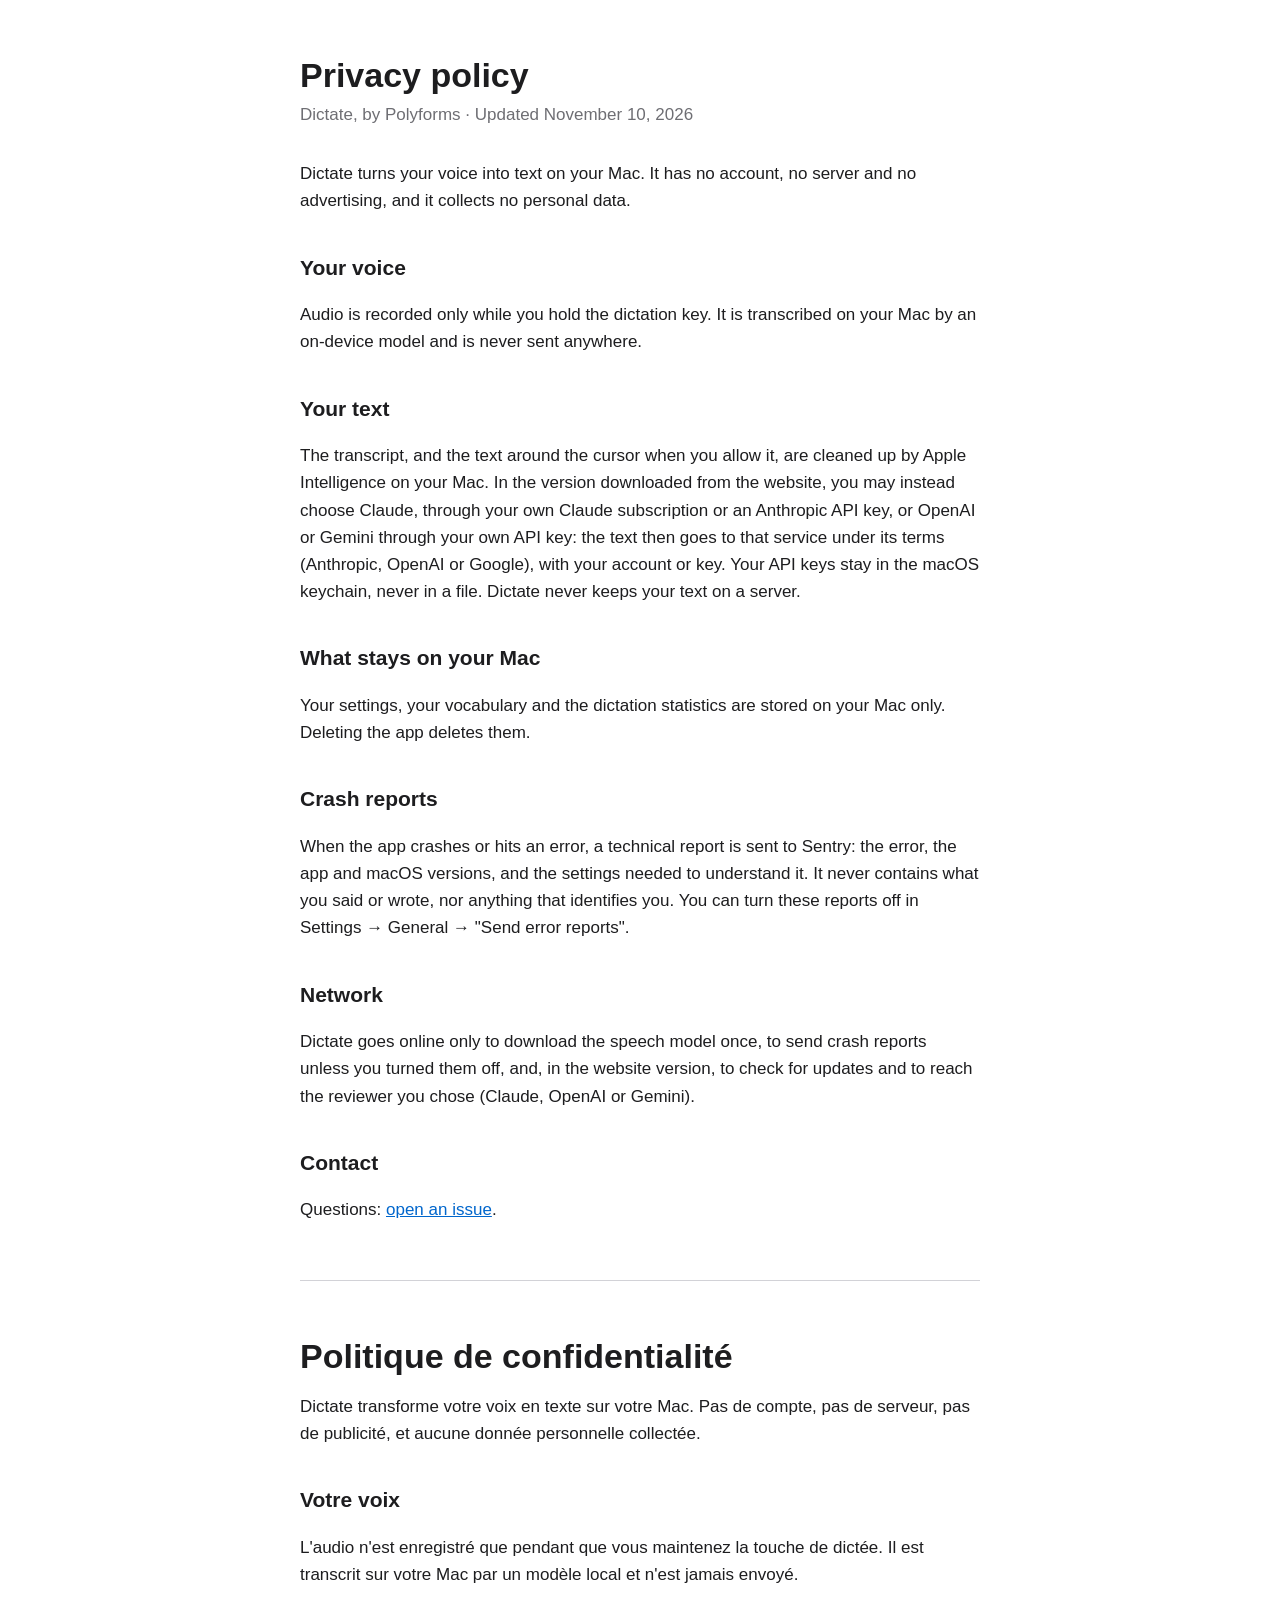
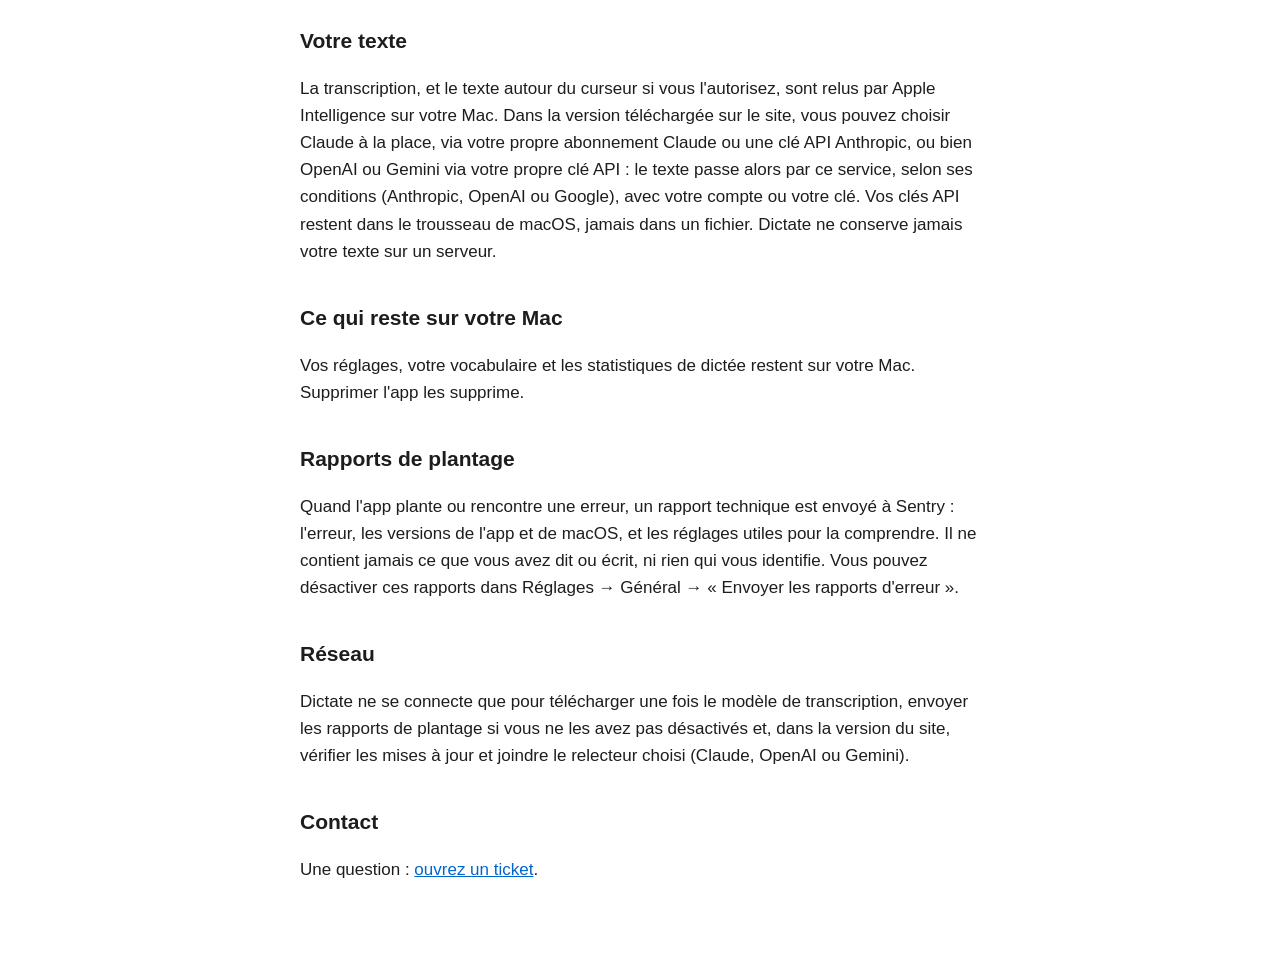
<file: site/privacy.html>
<!doctype html>
<html lang="en">
<head>
  <meta charset="utf-8">
  <meta name="viewport" content="width=device-width, initial-scale=1">
  <title>Dictate — Privacy policy</title>
  <meta name="description" content="What Dictate, by Polyforms, does with your voice and your text, and what leaves your Mac.">
  <link rel="icon" href="favicon.png">
  <style>
    body { font: 17px/1.6 -apple-system, BlinkMacSystemFont, "Helvetica Neue", sans-serif; color: #1d1d1f; margin: 0; }
    main { max-width: 680px; margin: 0 auto; padding: 56px 24px 80px; }
    h1 { font-size: 34px; line-height: 1.15; margin: 0 0 6px; }
    h2 { font-size: 21px; margin: 36px 0 8px; }
    .meta { color: #6e6e73; margin: 0 0 32px; }
    hr { border: 0; border-top: 1px solid #d2d2d7; margin: 56px 0; }
    a { color: #0066cc; }
  </style>
</head>
<body>
<main>
  <h1>Privacy policy</h1>
  <p class="meta">Dictate, by Polyforms · Updated November 10, 2026</p>

  <p>Dictate turns your voice into text on your Mac. It has no account, no server and no advertising, and it collects no personal data.</p>

  <h2>Your voice</h2>
  <p>Audio is recorded only while you hold the dictation key. It is transcribed on your Mac by an on-device model and is never sent anywhere.</p>

  <h2>Your text</h2>
  <p>The transcript, and the text around the cursor when you allow it, are cleaned up by Apple Intelligence on your Mac. In the version downloaded from the website, you may instead choose Claude, through your own Claude subscription or an Anthropic API key, or OpenAI or Gemini through your own API key: the text then goes to that service under its terms (Anthropic, OpenAI or Google), with your account or key. Your API keys stay in the macOS keychain, never in a file. Dictate never keeps your text on a server.</p>

  <h2>What stays on your Mac</h2>
  <p>Your settings, your vocabulary and the dictation statistics are stored on your Mac only. Deleting the app deletes them.</p>

  <h2>Crash reports</h2>
  <p>When the app crashes or hits an error, a technical report is sent to Sentry: the error, the app and macOS versions, and the settings needed to understand it. It never contains what you said or wrote, nor anything that identifies you. You can turn these reports off in Settings → General → "Send error reports".</p>

  <h2>Network</h2>
  <p>Dictate goes online only to download the speech model once, to send crash reports unless you turned them off, and, in the website version, to check for updates and to reach the reviewer you chose (Claude, OpenAI or Gemini).</p>

  <h2>Contact</h2>
  <p>Questions: <a href="https://github.com/moifort/dictate/issues">open an issue</a>.</p>

  <hr>

  <h1 lang="fr">Politique de confidentialité</h1>
  <div lang="fr">
  <p>Dictate transforme votre voix en texte sur votre Mac. Pas de compte, pas de serveur, pas de publicité, et aucune donnée personnelle collectée.</p>
  <h2>Votre voix</h2>
  <p>L'audio n'est enregistré que pendant que vous maintenez la touche de dictée. Il est transcrit sur votre Mac par un modèle local et n'est jamais envoyé.</p>
  <h2>Votre texte</h2>
  <p>La transcription, et le texte autour du curseur si vous l'autorisez, sont relus par Apple Intelligence sur votre Mac. Dans la version téléchargée sur le site, vous pouvez choisir Claude à la place, via votre propre abonnement Claude ou une clé API Anthropic, ou bien OpenAI ou Gemini via votre propre clé API : le texte passe alors par ce service, selon ses conditions (Anthropic, OpenAI ou Google), avec votre compte ou votre clé. Vos clés API restent dans le trousseau de macOS, jamais dans un fichier. Dictate ne conserve jamais votre texte sur un serveur.</p>
  <h2>Ce qui reste sur votre Mac</h2>
  <p>Vos réglages, votre vocabulaire et les statistiques de dictée restent sur votre Mac. Supprimer l'app les supprime.</p>
  <h2>Rapports de plantage</h2>
  <p>Quand l'app plante ou rencontre une erreur, un rapport technique est envoyé à Sentry : l'erreur, les versions de l'app et de macOS, et les réglages utiles pour la comprendre. Il ne contient jamais ce que vous avez dit ou écrit, ni rien qui vous identifie. Vous pouvez désactiver ces rapports dans Réglages → Général → « Envoyer les rapports d'erreur ».</p>
  <h2>Réseau</h2>
  <p>Dictate ne se connecte que pour télécharger une fois le modèle de transcription, envoyer les rapports de plantage si vous ne les avez pas désactivés et, dans la version du site, vérifier les mises à jour et joindre le relecteur choisi (Claude, OpenAI ou Gemini).</p>
  <h2>Contact</h2>
  <p>Une question : <a href="https://github.com/moifort/dictate/issues">ouvrez un ticket</a>.</p>
  </div>
</main>
</body>
</html>
</file>
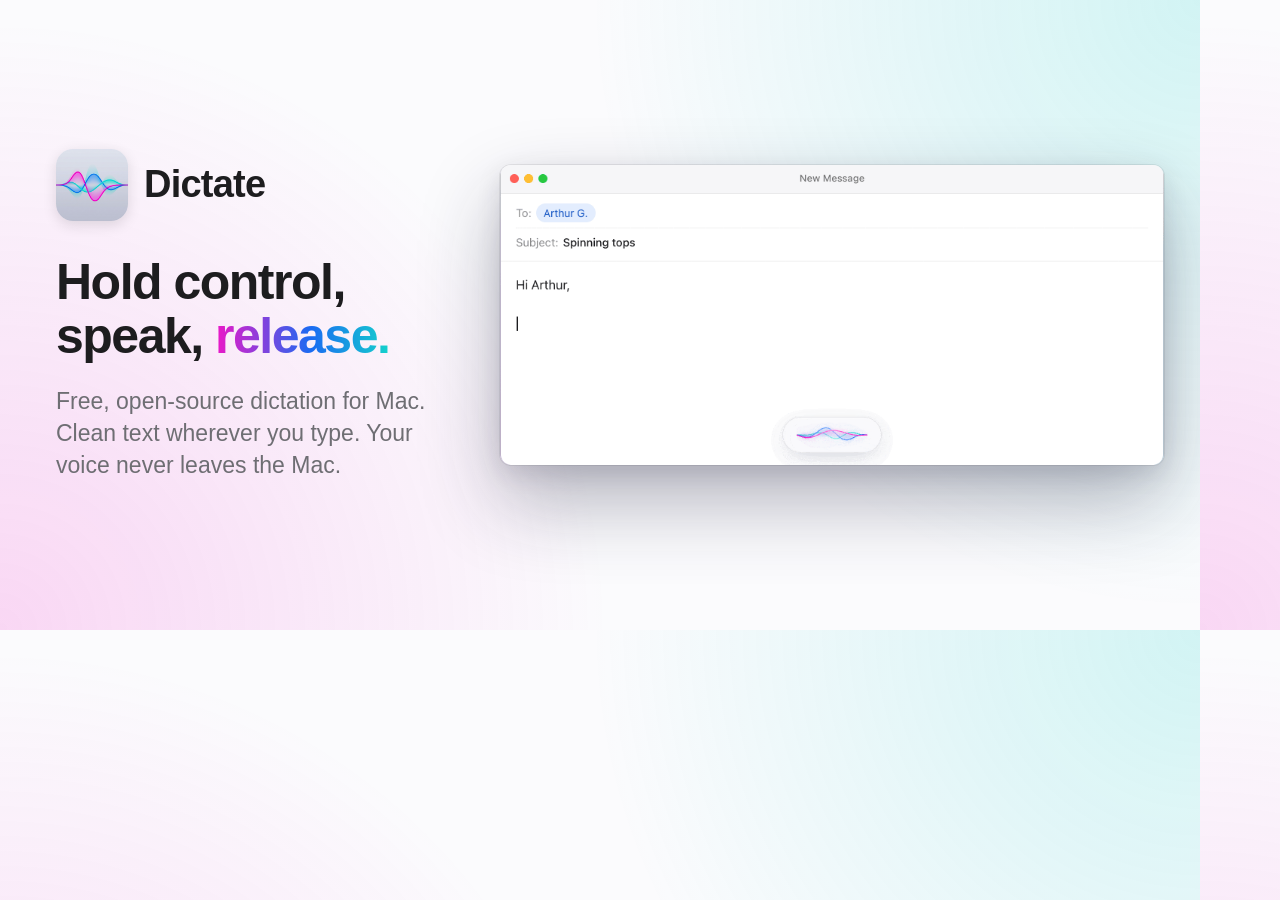
<file: docs/assets/og/og.html>
<!doctype html>
<!-- Source of site/og.png, the 1200×630 share preview. Render with scripts/render-og.sh. -->
<html lang="en">
<head>
<meta charset="utf-8">
<style>
  html, body { margin: 0; width: 1200px; height: 630px; overflow: hidden; }
  body {
    font-family: -apple-system, BlinkMacSystemFont, "SF Pro Display", "Helvetica Neue", sans-serif;
    color: #1d1d1f;
    background:
      radial-gradient(circle at 0% 100%, rgba(237, 23, 199, 0.16), transparent 45%),
      radial-gradient(circle at 100% 0%, rgba(20, 209, 204, 0.18), transparent 45%),
      #fbfbfd;
    display: flex;
    align-items: center;
    gap: 34px;
    padding: 0 36px 0 56px;
    box-sizing: border-box;
    -webkit-font-smoothing: antialiased;
  }
  .text { flex: 0 0 410px; }
  .brand { display: flex; align-items: center; gap: 16px; margin-bottom: 34px; }
  .brand img { width: 72px; height: 72px; border-radius: 17px; box-shadow: 0 4px 14px rgba(0,0,0,0.12); }
  .brand span { font-size: 38px; font-weight: 700; letter-spacing: -0.02em; }
  h1 { font-size: 50px; line-height: 1.08; font-weight: 700; letter-spacing: -0.03em; margin: 0 0 22px; }
  h1 em {
    font-style: normal;
    background: linear-gradient(90deg, #ed17c7, #1a6bf2 55%, #14d1cc);
    -webkit-background-clip: text; color: transparent;
  }
  p { font-size: 23px; line-height: 1.4; color: #6e6e73; margin: 0; }
  /* The Mail window alone, cut out of the demo, floating on its shadow. */
  .shot {
    flex: none;
    width: 664px;
    border-radius: 11px;
    overflow: hidden;
    box-shadow: 0 36px 80px rgba(30, 30, 60, 0.32), 0 8px 24px rgba(30, 30, 60, 0.12), 0 0 0 1px rgba(0, 0, 0, 0.07);
  }
  .shot img { display: block; width: 100%; height: auto; }
</style>
</head>
<body>
  <div class="text">
    <div class="brand"><img src="icon.png" alt=""><span>Dictate</span></div>
    <h1>Hold control, speak, <em>release.</em></h1>
    <p>Free, open-source dictation for Mac. Clean text wherever you type. Your voice never leaves the Mac.</p>
  </div>
  <div class="shot"><img src="demo-frame.png" alt=""></div>
</body>
</html>
</file>
<file: site/style.css>
/* Dictate landing page — Apple-style, white, one accent gradient taken from the
   app icon: magenta (lows), blue (mids), cyan (highs). */

:root {
  --bg: #ffffff;
  --bg-elevated: #f5f5f7;
  --bg-card: #f5f5f7;
  --line: rgba(0, 0, 0, 0.08);
  --text: #1d1d1f;
  --text-muted: #6e6e73;
  --text-dim: #86868b;
  --magenta: #ed17c7;
  --blue: #1a6bf2;
  --cyan: #14d1cc;
  --icon-bg-top: #e1e2e8;
  --icon-bg-bottom: #c9cad4;
  --radius: 28px;
  --nav-h: 52px;
  --max: 1080px;
  --font: -apple-system, BlinkMacSystemFont, "SF Pro Display", "SF Pro Text", "Helvetica Neue", Inter, sans-serif;
  --mono: ui-monospace, "SF Mono", Menlo, monospace;
}

* { box-sizing: border-box; }

/* Hidden for the few milliseconds i18n.js takes to put English in. */
html.i18n-pending body { visibility: hidden; }

html { scroll-behavior: smooth; }

body {
  margin: 0;
  font-family: var(--font);
  background: var(--bg);
  color: var(--text);
  -webkit-font-smoothing: antialiased;
  text-rendering: optimizeLegibility;
  line-height: 1.5;
  overflow-x: hidden;
}

a { color: inherit; text-decoration: none; }
/* Inline keys drawn as Mac keycaps: light face, a lip underneath, a soft drop. */
kbd {
  display: inline-flex;
  align-items: center;
  gap: 0.3em;
  font-family: var(--font);
  font-size: 0.78em;
  font-weight: 500;
  line-height: 1;
  padding: 0.38em 0.62em 0.42em;
  margin: 0 0.1em;
  border-radius: 0.42em;
  background: linear-gradient(#ffffff, #f1f1f4);
  border: 1px solid rgba(0, 0, 0, 0.12);
  box-shadow:
    0 2px 0 #cfcfd6,
    0 3px 6px rgba(0, 0, 0, 0.1),
    inset 0 1px 0 #fff;
  white-space: nowrap;
  color: var(--text);
  vertical-align: 0.12em;
}
kbd .kbd-glyph { color: var(--text-muted); font-size: 0.95em; }

.gradient-text {
  background: linear-gradient(100deg, var(--magenta) 0%, #8a5cf6 40%, var(--blue) 65%, var(--cyan) 100%);
  -webkit-background-clip: text;
  background-clip: text;
  color: transparent;
}

.muted { color: var(--text-dim); }

/* ---------- Navigation ---------- */

.nav {
  position: sticky;
  top: 0;
  z-index: 10;
  height: var(--nav-h);
  display: flex;
  align-items: center;
  justify-content: space-between;
  padding: 0 max(20px, calc((100% - var(--max)) / 2));
  background: rgba(255, 255, 255, 0.72);
  backdrop-filter: saturate(180%) blur(20px);
  -webkit-backdrop-filter: saturate(180%) blur(20px);
  border-bottom: 1px solid var(--line);
  font-size: 14px;
}

.nav-brand {
  display: flex;
  align-items: center;
  gap: 10px;
  font-weight: 600;
  font-size: 17px;
}

.nav-icon {
  width: 26px;
  height: 26px;
  border-radius: 7px;
  box-shadow: 0 0 0 1px rgba(0, 0, 0, 0.06);
  display: block;
}

.nav-links { display: flex; align-items: center; gap: 26px; color: var(--text-muted); }
.nav-links a:hover { color: var(--text); }
.nav-gh { display: inline-flex; align-items: center; gap: 6px; line-height: 1; }
.nav-github { display: block; flex: 0 0 auto; width: 16px; height: 16px; }
.nav-cta {
  color: #fff !important;
  background: var(--text);
  padding: 5px 13px;
  border-radius: 99px;
  font-weight: 500;
}
.nav-cta:hover { background: #000; }

@media (max-width: 720px) {
  .nav-links a:not(.nav-cta) { display: none; }
}
@media (max-width: 560px) {
  section { padding-top: 88px; padding-bottom: 88px; }
  .section-lead { margin-bottom: 40px; }
}

/* ---------- Layout ---------- */

main { display: block; }

section {
  padding: 120px max(20px, calc((100% - var(--max)) / 2));
  text-align: center;
  scroll-margin-top: var(--nav-h);
}

.section-title {
  font-size: clamp(36px, 6vw, 64px);
  line-height: 1.05;
  letter-spacing: -0.03em;
  font-weight: 700;
  margin: 0 0 20px;
}

.section-lead {
  max-width: 620px;
  margin: 0 auto 56px;
  font-size: clamp(17px, 2vw, 21px);
  color: var(--text-muted);
  line-height: 1.45;
}

/* ---------- Hero ---------- */

/* What the product is, in a line above the catchphrase. */
.eyebrow {
  margin: 0 0 18px;
  font-size: 14px;
  font-weight: 600;
  letter-spacing: 0.08em;
  text-transform: uppercase;
  color: var(--text-dim);
}

/* Exactly one screen under the nav: the demo only shows up on scroll. */
.hero {
  min-height: calc(100vh - var(--nav-h));
  display: flex;
  flex-direction: column;
  align-items: center;
  justify-content: center;
  padding-top: 40px;
  padding-bottom: 40px;
  position: relative;
}

.hero-title {
  font-size: clamp(56px, 10vw, 112px);
  line-height: 0.98;
  letter-spacing: -0.04em;
  font-weight: 700;
  margin: 0 0 24px;
}

.hero-subtitle {
  font-size: clamp(19px, 2.4vw, 26px);
  color: var(--text-muted);
  max-width: 700px;
  margin: 0 auto 36px;
  line-height: 1.4;
}
.wide-only { display: none; }
@media (min-width: 700px) { .wide-only { display: inline; } }

.hero-actions { display: flex; gap: 14px; justify-content: center; flex-wrap: wrap; }
.apple-mark { display: block; flex: 0 0 auto; margin-right: 9px; margin-top: -2px; }

.button {
  display: inline-flex;
  align-items: center;
  justify-content: center;
  height: 50px;
  padding: 0 26px;
  border-radius: 99px;
  font-size: 17px;
  font-weight: 500;
  transition: transform 0.15s ease, background 0.15s ease, box-shadow 0.15s ease;
}
.button:active { transform: scale(0.97); }
.button.primary {
  color: #fff;
  background: var(--text);
  box-shadow: 0 10px 30px rgba(0, 0, 0, 0.15);
}
.button.primary:hover { background: #000; box-shadow: 0 14px 40px rgba(0, 0, 0, 0.22); }
.button.ghost {
  color: var(--text);
  background: rgba(0, 0, 0, 0.05);
  border: 1px solid rgba(0, 0, 0, 0.08);
}
.button.ghost:hover { background: rgba(0, 0, 0, 0.09); }

/* Apple's own badge, unaltered, as tall as the buttons: i18n.js swaps in the page's language. */
.store-badge { position: relative; display: inline-flex; border-radius: 9px; transition: transform 0.15s ease, opacity 0.15s ease; }
.store-badge:hover { opacity: 0.85; }
.store-badge:active { transform: scale(0.97); }
.store-badge img { display: block; height: 50px; width: auto; }
/* The star closes the "Mac App Store" wordmark, in the 10 units every badge leaves at its right edge, and points to the note on what the store build leaves out. */
.store-star {
  position: absolute;
  top: 19px;
  right: 3.5px;
  font-size: 16px;
  font-weight: 700;
  line-height: 1;
  color: #fff;
  pointer-events: none;
}
.brew.store-note { max-width: 560px; margin-left: auto; margin-right: auto; line-height: 1.5; scroll-margin-top: calc(var(--nav-h) + 24px); }
.store-note a { text-decoration: underline; text-underline-offset: 2px; }
.store-note a:hover { color: var(--text); }

.hero-meta {
  margin: 22px 0 0;
  font-size: 14px;
  color: var(--text-dim);
}

.brew {
  margin: 10px 0 0;
  font-size: 13px;
  color: var(--text-dim);
}
.brew code {
  font-family: var(--mono);
  font-size: 0.92em;
  background: rgba(0, 0, 0, 0.05);
  padding: 2px 7px;
  border-radius: 6px;
  user-select: all;
}

/* The waves, edge to edge: thin at both ends, wide and tall in the middle. */
.hero-wave {
  width: 100vw;
  /* The hero centres its children, so a 100vw block overflows evenly on both
     sides: no negative margin, which would shift it by half the padding. */
  margin: 20px 0 10px;
  flex: 0 0 auto;
  height: clamp(170px, 26vw, 360px);
  position: relative;
}
.hero-wave canvas { width: 100%; height: 100%; display: block; }


/* ---------- Demo: a full-bleed desktop with one Mail window ---------- */

.demo {
  padding: 0;
  position: relative;
  scroll-margin-top: var(--nav-h);
  /* The icon's colours in the icon's order, left to right around the window:
     magenta, blue behind it, cyan. Same weight on both sides, so the colour
     sits under the window instead of pooling in a corner. */
  background:
    radial-gradient(45% 55% at 12% 58%, rgba(237, 23, 199, 0.16), transparent 70%),
    radial-gradient(55% 60% at 50% 50%, rgba(26, 107, 242, 0.22), transparent 70%),
    radial-gradient(45% 55% at 88% 58%, rgba(20, 209, 204, 0.18), transparent 70%),
    linear-gradient(180deg, #eceef7, #e1e4f0);
}
/* Fades in from the white hero above. */
.demo::before {
  content: "";
  position: absolute;
  left: 0; right: 0; top: 0;
  height: 320px;
  background: linear-gradient(#fff, rgba(255, 255, 255, 0));
  pointer-events: none;
}
/* Fades out below the key and the timeline, straight and deep enough to see
   the colour go. Eased stops so the fade has no visible start or end. */
.demo::after {
  content: "";
  position: absolute;
  left: 0; right: 0; bottom: 0;
  height: 380px;
  background: linear-gradient(
    rgba(255, 255, 255, 0) 0%,
    rgba(255, 255, 255, 0.08) 18%,
    rgba(255, 255, 255, 0.25) 35%,
    rgba(255, 255, 255, 0.5) 52%,
    rgba(255, 255, 255, 0.75) 68%,
    rgba(255, 255, 255, 0.92) 84%,
    #fff 100%
  );
  pointer-events: none;
}

/* Exactly one screen under the sticky nav; the window, the key and the
   timeline form one block centred in it, kept above the fade at the bottom. */
.desktop {
  position: relative;
  min-height: calc(100vh - var(--nav-h));
  display: flex;
  flex-direction: column;
  align-items: center;
  justify-content: center;
  padding: 120px 20px 300px;
  text-align: left;
}

/* The demo's own heading, inside the fade from the white hero. */
.demo-head { text-align: center; margin-bottom: 40px; position: relative; z-index: 1; }
.demo-head .section-title { font-size: clamp(32px, 4.6vw, 52px); margin-bottom: 12px; }
.demo-head .section-lead { margin-bottom: 0; max-width: 560px; }
/* A broadcast badge: frosted capsule, red LIVE tag with a pulsing dot. */
.live-badge {
  display: inline-flex;
  align-items: center;
  gap: 10px;
  margin: 0 0 18px;
  padding: 5px 14px 5px 5px;
  border-radius: 99px;
  background: rgba(255, 255, 255, 0.6);
  border: 1px solid rgba(255, 255, 255, 0.8);
  box-shadow: 0 4px 14px rgba(30, 40, 80, 0.08);
  backdrop-filter: blur(12px);
  -webkit-backdrop-filter: blur(12px);
  font-size: 13px;
  font-weight: 600;
  letter-spacing: 0.02em;
  color: var(--text-muted);
}
.live-tag {
  display: inline-flex;
  align-items: center;
  gap: 6px;
  padding: 3px 9px 3px 7px;
  border-radius: 99px;
  background: #ff3b30;
  color: #fff;
  font-size: 11px;
  font-weight: 700;
  letter-spacing: 0.1em;
  text-transform: uppercase;
}
.live-tag i {
  width: 6px;
  height: 6px;
  border-radius: 50%;
  background: #fff;
  animation: live-pulse 1.4s ease-in-out infinite;
}
@keyframes live-pulse { 0%, 100% { opacity: 1; transform: scale(1); } 50% { opacity: 0.45; transform: scale(0.8); } }
@media (prefers-reduced-motion: reduce) { .live-tag i { animation: none; } }
@media (max-width: 560px) { .desktop { padding: 90px 20px 220px; } .demo-head { margin-bottom: 28px; } }

.window {
  width: 100%;
  max-width: 880px;
  margin: 0;
  border-radius: 14px;
  background: #ffffff;
  color: #1d1d1f;
  box-shadow: 0 40px 80px rgba(30, 40, 80, 0.28), 0 0 0 1px rgba(0, 0, 0, 0.12);
  overflow: hidden;
  position: relative;
  z-index: 1;
}

.window-bar {
  height: 40px;
  display: flex;
  align-items: center;
  padding: 0 12px;
  border-bottom: 1px solid rgba(0, 0, 0, 0.08);
  font-size: 13px;
  font-weight: 500;
  color: rgba(0, 0, 0, 0.55);
  position: relative;
  background: #f6f6f8;
}
.window-title { position: absolute; left: 0; right: 0; text-align: center; pointer-events: none; }
.lights { display: flex; gap: 7px; }
.lights i { width: 12px; height: 12px; border-radius: 50%; background: #ff5f57; }
.lights i:nth-child(2) { background: #febc2e; }
.lights i:nth-child(3) { background: #28c840; }

.mail-head { padding: 6px 20px; border-bottom: 1px solid rgba(0, 0, 0, 0.08); font-size: 15px; }
/* Like Mail: the value follows its label, no column. */
.mail-head > div { display: flex; align-items: center; gap: 6px; padding: 7px 0; }
.mail-head > div + div { border-top: 1px solid rgba(0, 0, 0, 0.06); }
.mail-head span { color: rgba(0, 0, 0, 0.45); }
.mail-chip { font-style: normal; background: rgba(26, 107, 242, 0.12); color: #0b4fc2; padding: 2px 10px; border-radius: 99px; font-size: 14px; }
.mail-head b { font-weight: 500; }

.window-body { padding: 18px 20px 84px; min-height: 270px; }

.field-text {
  font-size: 17px;
  line-height: 1.55;
  min-height: 72px;
  white-space: pre-wrap;
  word-break: break-word;
}

.caret {
  display: inline-block;
  width: 2px;
  height: 1.1em;
  background: currentColor;
  vertical-align: -0.15em;
  margin-left: 1px;
  animation: blink 1s steps(2, start) infinite;
}
@keyframes blink { to { visibility: hidden; } }

/* The pill: a capsule of frosted glass at the bottom of the window, like the real one
   sits at the bottom of the screen. */
.pill {
  position: absolute;
  left: 50%;
  bottom: 16px;
  height: 48px;
  min-width: 96px;
  padding: 0 18px;
  border-radius: 99px;
  background: rgba(246, 246, 250, 0.85);
  border: 1px solid rgba(0, 0, 0, 0.08);
  box-shadow: 0 8px 30px rgba(30, 40, 80, 0.18), inset 0 1px 0 rgba(255, 255, 255, 0.9);
  backdrop-filter: blur(18px) saturate(160%);
  -webkit-backdrop-filter: blur(18px) saturate(160%);
  display: flex;
  align-items: center;
  justify-content: center;
  transform: translate(-50%, 10px) scale(0.85);
  opacity: 0;
  transition: transform 0.35s cubic-bezier(0.34, 1.56, 0.64, 1), opacity 0.3s ease;
  z-index: 2;
}
.pill.visible { opacity: 1; transform: translate(-50%, 0) scale(1); }
.pill.static { position: static; opacity: 1; transform: none; height: 36px; min-width: 72px; padding: 0 14px; }
.pill.static .pill-waves { width: 72px; height: 26px; }
.pill-waves { width: 94px; height: 34px; display: none; }
.pill.recording .pill-waves, .pill.static .pill-waves { display: block; }
.pill-spinner {
  display: none;
  width: 18px;
  height: 18px;
  border-radius: 50%;
  border: 2px solid transparent;
  border-top-color: #1d1d1f;
  border-right-color: #1d1d1f;
  border-bottom-color: #1d1d1f;
  animation: spin 0.8s linear infinite;
}
.pill.processing .pill-spinner { display: block; }
@keyframes spin { to { transform: rotate(360deg); } }

/* The keycap, shared by the demo and the feature card. */
.key {
  display: inline-flex;
  flex-direction: column;
  align-items: flex-start;
  justify-content: space-between;
  width: 92px;
  height: 64px;
  padding: 8px 10px;
  border-radius: 12px;
  background: linear-gradient(#ffffff, #ededf1);
  border: 1px solid rgba(0, 0, 0, 0.1);
  box-shadow: 0 6px 0 #c6c6ce, 0 10px 20px rgba(0, 0, 0, 0.12);
  transition: transform 0.12s ease, box-shadow 0.12s ease, background 0.12s ease;
  font-size: 13px;
  color: var(--text);
}
.key { cursor: pointer; user-select: none; -webkit-user-select: none; touch-action: manipulation; }
.key .key-glyph { font-size: 16px; align-self: flex-end; opacity: 0.7; }
.key .key-name { font-size: 12px; }
.key.pressed {
  transform: translateY(5px);
  box-shadow: 0 1px 0 #c6c6ce, 0 4px 10px rgba(0, 0, 0, 0.12);
  background: linear-gradient(#f2f2f5, #e3e3e8);
}
.key.big { width: 150px; height: 100px; font-size: 16px; border-radius: 18px; padding: 12px 14px; }
.key.big .key-glyph { font-size: 24px; }
.key.big .key-name { font-size: 15px; }

/* The hero's key: the feature card's keycap, small enough to sit in the sentence. */
.key.inline {
  width: 84px;
  height: 58px;
  margin: 0 0.25em;
  padding: 7px 9px;
  gap: 0;
  border-radius: 11px;
  /* Only the name stays in the flow, so the key's baseline is the name's and it
     sits on the sentence's baseline; the glyph is pinned to the top right. */
  position: relative;
  justify-content: flex-end;
  vertical-align: baseline;
  font-size: 14px;
  font-weight: 400;
  line-height: 1;
  box-shadow: 0 5px 0 #c6c6ce, 0 9px 18px rgba(0, 0, 0, 0.12);
}
.key.inline .key-glyph { font-size: 15px; position: absolute; top: 7px; right: 9px; }
.key.inline .key-name { font-size: 13px; }
.key.inline.pressed { box-shadow: 0 1px 0 #c6c6ce, 0 3px 8px rgba(0, 0, 0, 0.12); transform: translateY(4px); }
@media (max-width: 560px) {
  .key.inline { width: 64px; height: 44px; padding: 5px 7px; border-radius: 9px; font-size: 12px; }
  .key.inline .key-glyph { font-size: 12px; top: 5px; right: 7px; }
  .key.inline .key-name { font-size: 11px; }
}

/* Under the window: the timeline, then the bottom of a Mac keyboard. */
.desk-bar {
  width: 100%;
  max-width: 1040px;
  display: flex;
  flex-direction: column;
  align-items: center;
  gap: 36px;
  margin-top: 40px;
  position: relative;
  z-index: 1;
}

/* How it works: four steps, lit as the dictation goes. */
.timeline {
  margin: 0;
  padding: 0;
  list-style: none;
  display: flex;
  justify-content: center;
  gap: 0;
}
.timeline li {
  position: relative;
  display: flex;
  flex-direction: column;
  align-items: center;
  gap: 10px;
  width: 148px;
  font-size: 14px;
  color: rgba(0, 0, 0, 0.45);
  transition: color 0.25s ease;
}
/* The rail between the dots. */
.timeline li + li::before {
  content: "";
  position: absolute;
  top: 5px;
  right: calc(50% + 10px);
  width: calc(100% - 20px);
  height: 2px;
  background: rgba(0, 0, 0, 0.12);
  transition: background 0.3s ease;
}
.tl-dot {
  width: 12px;
  height: 12px;
  border-radius: 50%;
  background: rgba(255, 255, 255, 0.7);
  border: 2px solid rgba(0, 0, 0, 0.18);
  box-sizing: border-box;
  transition: background 0.25s ease, border-color 0.25s ease, box-shadow 0.25s ease;
}
.tl-label { text-align: center; line-height: 1.3; }
.tl-label small { display: block; font-size: 12px; opacity: 0.75; }
/* The icon's gradient across the five steps: each dot shows its slice, and
   the rail between done steps carries the same colours. */
.timeline { --grad: linear-gradient(90deg, #ed17c7, #8a5cf6 30%, #1a6bf2 60%, #14d1cc); }
.timeline li:nth-child(1) { --pos: 0%; }
.timeline li:nth-child(2) { --pos: 25%; }
.timeline li:nth-child(3) { --pos: 50%; }
.timeline li:nth-child(4) { --pos: 75%; }
.timeline li:nth-child(5) { --pos: 100%; }
.timeline li.active .tl-dot, .timeline li.done .tl-dot {
  background: var(--grad);
  background-size: 500% 100%;
  background-position: var(--pos) 0;
  background-origin: border-box;
  background-repeat: no-repeat;
  border-color: transparent;
}
.timeline li.active .tl-dot { box-shadow: 0 0 0 5px rgba(138, 92, 246, 0.18); }
.timeline li.done + li::before, .timeline li.active + li.done::before {
  background: var(--grad);
  background-size: 500% 100%;
  background-position: calc(var(--pos) - 12.5%) 0;
}
.tl-caption .tl-context { display: flex !important; margin-top: 3px; }
.tl-icon { display: none; }
.tl-caption { display: none; margin: -14px 0 0; min-height: 40px; text-align: center; font-size: 15px; font-weight: 500; color: var(--text); line-height: 1.3; }
.tl-caption small { display: block; font-size: 12px; font-weight: 400; color: var(--text-muted); }
/* The app the dictation is reviewed for, with its icon: Mail, like the demo. */
.tl-context { display: inline-flex !important; align-items: center; justify-content: center; gap: 5px; }
.tl-context img { width: 14px; height: 14px; border-radius: 3px; }
.timeline li.active { color: var(--text); }
.timeline li.done { color: rgba(0, 0, 0, 0.6); }

@media (max-width: 760px) {
  .window-body { min-height: 230px; }
  .desk-bar { gap: 28px; }
  /* One row of five icon dots, the current step named once underneath. */
  .timeline { width: 100%; max-width: 340px; }
  .timeline li { width: 20%; }
  .tl-label { display: none; }
  .tl-dot { width: 34px; height: 34px; display: flex; align-items: center; justify-content: center; background: rgba(255, 255, 255, 0.85); }
  .tl-icon { display: flex; font-size: 15px; line-height: 1; color: rgba(0, 0, 0, 0.4); transition: color 0.25s ease; }
  .timeline li.active .tl-icon, .timeline li.done .tl-icon { color: #fff; }
  .timeline li + li::before { top: 16px; right: calc(50% + 19px); width: calc(100% - 38px); }
  .tl-caption { display: block; }
}

/* The keyboard: as wide as the Mail window above it. The row holds 7.1
   units (control, option, a 3.85-unit space bar, command) and 3 gaps, plus
   the gaps a wide key spans; each key takes its share, the height follows. */
.keyboard {
  width: 100%;
  max-width: 880px;
  container-type: inline-size;
  --g: 10px;
  --u: calc((100cqw - 6.1 * var(--g)) / 7.1);
}
.kb-row { display: flex; gap: var(--g); }
.keyboard .key.big {
  --w: 1;
  flex: 0 0 calc(var(--u) * var(--w) + var(--g) * (var(--w) - 1));
  width: auto;
  margin: 0;
  height: calc(var(--u) * 0.68);
  padding: calc(var(--u) * 0.09) calc(var(--u) * 0.11);
  border-radius: calc(var(--u) * 0.065); /* a real Mac keycap's corners are tight */
  font-size: calc(var(--u) * 0.13);
}
.keyboard .key.big .key-glyph { font-size: calc(var(--u) * 0.2); }
.keyboard .key.big .key-name { font-size: calc(var(--u) * 0.125); }
/* While control is held: a glow in the icon's colours around the key,
   magenta left, blue under, cyan right, and a ring that bursts outward at
   the moment of the press. Every other key paints above control, so both
   stay behind them. */
.keyboard .key.big { position: relative; z-index: 1; }
.keyboard .key[data-key] { z-index: 0; transition: transform 0.12s ease, box-shadow 0.4s ease, background 0.12s ease; }
.keyboard .key[data-key].pressed {
  animation: key-glow 0.9s ease-in-out infinite;
  transition-duration: 0.12s, 0.15s, 0.12s;
}
/* The glow breathes while the key is down. */
@keyframes key-glow {
  0%, 100% {
    box-shadow:
      0 1px 0 #c6c6ce,
      0 4px 10px rgba(0, 0, 0, 0.12),
      -4px 0 12px rgba(237, 23, 199, 0.45),
      0 5px 12px rgba(26, 107, 242, 0.45),
      4px 0 12px rgba(20, 209, 204, 0.45);
  }
  50% {
    box-shadow:
      0 1px 0 #c6c6ce,
      0 4px 10px rgba(0, 0, 0, 0.12),
      -7px 0 22px rgba(237, 23, 199, 0.8),
      0 8px 22px rgba(26, 107, 242, 0.8),
      7px 0 22px rgba(20, 209, 204, 0.8);
  }
}
.keyboard .key[data-key]::after {
  content: "";
  position: absolute;
  inset: -2px;
  border-radius: inherit;
  border: 2px solid rgba(26, 107, 242, 0.7);
  opacity: 0;
  pointer-events: none;
}
.keyboard .key[data-key].pressed::after { animation: key-burst 0.7s ease-out; }
@keyframes key-burst {
  0% { opacity: 0.9; transform: scale(1); }
  100% { opacity: 0; transform: scale(1.45); }
}
@media (prefers-reduced-motion: reduce) { .keyboard .key[data-key].pressed, .keyboard .key[data-key].pressed::after { animation: none; } }

/* On phones, only the control key, centred, at a fixed size. */
@media (max-width: 760px) {
  .keyboard { --g: 10px; --u: 124px; }
  .kb-row { justify-content: center; }
  .keyboard .key.big:not([data-key]) { display: none; }
}

/* ---------- Features ---------- */

/* Clear of the demo's fade: the title sits on white. */
.features { padding-top: 64px; }

/* Apple-style highlights: borderless tiles on white, every row the same
   height, the statement on top and the visual centred in whatever room is
   left below it, so a short statement never leaves a hole. Wide tiles put
   the text on the left and the visual on the right. One dark tile. */
.bento {
  display: grid;
  grid-template-columns: repeat(3, minmax(0, 1fr));
  /* Each row is as tall as its own tallest tile, not the page's. */
  grid-auto-rows: auto;
  gap: 16px;
  text-align: left;
}
@media (max-width: 900px) { .bento { grid-template-columns: repeat(2, minmax(0, 1fr)); } }
@media (max-width: 560px) { .bento { grid-template-columns: 1fr; grid-auto-rows: auto; gap: 14px; } }

.card {
  background: var(--bg-card);
  border-radius: 28px;
  padding: 28px 28px 26px;
  display: flex;
  flex-direction: column;
  gap: 8px;
  min-height: 340px;
  overflow: hidden;
}
.card h3 {
  order: 1;
  margin: 0;
  font-size: 22px;
  line-height: 1.2;
  letter-spacing: -0.015em;
  font-weight: 600;
}
.card p {
  order: 2;
  margin: 0;
  color: var(--text-muted);
  font-size: 15px;
  line-height: 1.45;
  letter-spacing: -0.005em;
}
.card-visual {
  order: 3;
  flex: 1 1 auto;
  min-height: 160px;
  padding-top: 16px;
  display: flex;
  align-items: center;
  justify-content: center;
}

.card.wide {
  grid-column: span 2;
  display: grid;
  grid-template-columns: minmax(0, 1fr) minmax(0, 1.15fr);
  grid-template-rows: 1fr auto auto 1fr;
  column-gap: 32px;
  row-gap: 8px;
}
.card.wide h3 { grid-column: 1; grid-row: 2; }
.card.wide p { grid-column: 1; grid-row: 3; }
.card.wide .card-visual { grid-column: 2; grid-row: 1 / -1; padding-top: 0; }
@media (max-width: 900px) {
  .card.wide { display: flex; }
  .card.wide .card-visual { padding-top: 16px; }
  /* Two columns: the wide tile on top leaves seven singles, so the last one
     takes a whole row rather than leaving it half empty. */
  .card.fill { grid-column: span 2; }
}
@media (max-width: 560px) {
  .card { padding: 24px 22px 22px; min-height: 0; }
  .card.wide, .card.fill { grid-column: span 1; }
}
/* A wide tile that takes the whole row at every width: placed after a full
   row of singles, it keeps three columns and two columns free of holes. */
.card.full { grid-column: 1 / -1; }

.card.dark { background: #000; }
.card.dark h3 { color: #f5f5f7; }
.card.dark p { color: #86868b; }
.card.dark .stopwatch .timer { color: #1d1d1f; }
.card.dark .stopwatch svg { filter: drop-shadow(0 12px 30px rgba(26, 107, 242, 0.25)); }

.keycap-demo { display: flex; flex-direction: column; align-items: center; gap: 14px; }
.keycap-hint { font-size: 13px; color: var(--text-dim); letter-spacing: 0.04em; }

/* The keycap next to an aviation hand mic: both pressed together. */
.ptt-row { display: flex; align-items: center; gap: 44px; }
@media (max-width: 560px) { .ptt-row { gap: 24px; } }
.ptt-mic { display: block; overflow: visible; filter: drop-shadow(0 10px 14px rgba(0, 0, 0, 0.18)); }
.ptt-mic .mic-button { transform-box: fill-box; transition: transform 0.12s ease; }
.ptt-mic.pressed .mic-button { transform: translateX(4px); }
.ptt-mic .mic-led { fill: #4a4a52; transition: fill 0.15s ease, filter 0.15s ease; }
.ptt-mic.pressed .mic-led { fill: #ff3b30; filter: drop-shadow(0 0 4px rgba(255, 59, 48, 0.9)); }
.ptt-mic .mic-waves path { opacity: 0; transition: opacity 0.2s ease; }
.ptt-mic.pressed .mic-waves path { animation: mic-wave 1.2s ease-in-out infinite; }
.ptt-mic.pressed .mic-waves path:nth-child(2) { animation-delay: 0.15s; }
.ptt-mic.pressed .mic-waves path:nth-child(3) { animation-delay: 0.3s; }
@keyframes mic-wave { 0%, 100% { opacity: 0.25; } 50% { opacity: 1; } }

.clean-demo {
  width: 100%;
  padding: 16px 18px;
  border-radius: 14px;
  background: #fff;
  border: 1px solid var(--line);
  font-size: 14px;
  line-height: 1.45;
}
.clean-demo p { margin: 0; }
/* Airplane mode goes on, Wi-Fi goes off, and a sentence gets written all the
   same. One 9 s loop shared by every piece. */
.airplane-demo { width: 100%; display: flex; flex-direction: column; align-items: center; gap: 10px; }
.airplane-panel {
  width: 100%;
  padding: 4px 14px;
  border-radius: 14px;
  background: #fff;
  border: 1px solid var(--line);
  font-size: 13px;
}
.airplane-row { display: flex; align-items: center; gap: 10px; padding: 9px 0; }
.airplane-row + .airplane-row { border-top: 1px solid var(--line); }
.airplane-icon {
  display: flex;
  align-items: center;
  justify-content: center;
  width: 24px;
  height: 24px;
  border-radius: 7px;
  background: var(--blue);
  color: #fff;
}
.airplane-icon.plane { background: #ff9500; }
.airplane-label { color: var(--text); font-weight: 500; }
.airplane-toggle {
  margin-left: auto;
  position: relative;
  width: 34px;
  height: 20px;
  border-radius: 10px;
  background: #d1d1d6;
  animation: airplane-toggle 9s ease infinite;
}
.airplane-toggle i {
  position: absolute;
  top: 2px;
  left: 2px;
  width: 16px;
  height: 16px;
  border-radius: 50%;
  background: #fff;
  box-shadow: 0 1px 3px rgba(0, 0, 0, 0.25);
  animation: airplane-knob 9s ease infinite;
}
.airplane-row.wifi { animation: airplane-dim 9s ease infinite; }
.airplane-state { margin-left: auto; color: var(--text-dim); display: grid; }
.airplane-state span { grid-area: 1 / 1; text-align: right; }
.airplane-state span:first-child { animation: airplane-on 9s step-end infinite; }
.airplane-state span:last-child { animation: airplane-off 9s step-end infinite; }
.airplane-typed {
  margin: 0;
  width: 100%;
  display: flex;
  align-items: center;
  font-size: 14px;
  color: var(--text);
  min-height: 22px;
}
.airplane-text {
  display: inline-block;
  overflow: hidden;
  white-space: nowrap;
  max-width: 0;
  animation: airplane-type 9s steps(46, end) infinite;
}
.airplane-caret {
  display: inline-block;
  width: 2px;
  height: 17px;
  margin-left: 1px;
  background: var(--blue);
  animation: airplane-caret 9s step-end infinite;
}
.offline-caption { font-size: 12px; color: var(--text-dim); }
@keyframes airplane-toggle { 0%, 10% { background: #d1d1d6; } 14%, 90% { background: #34c759; } 94%, 100% { background: #d1d1d6; } }
@keyframes airplane-knob { 0%, 10% { transform: translateX(0); } 14%, 90% { transform: translateX(14px); } 94%, 100% { transform: translateX(0); } }
@keyframes airplane-dim { 0%, 12% { opacity: 1; } 16%, 90% { opacity: 0.45; } 94%, 100% { opacity: 1; } }
@keyframes airplane-on { 0%, 13% { opacity: 1; } 13.1%, 92% { opacity: 0; } 92.1%, 100% { opacity: 1; } }
@keyframes airplane-off { 0%, 13% { opacity: 0; } 13.1%, 92% { opacity: 1; } 92.1%, 100% { opacity: 0; } }
@keyframes airplane-type { 0%, 22% { max-width: 0; } 58%, 92% { max-width: 100%; } 92.1%, 100% { max-width: 0; } }
@keyframes airplane-caret { 0%, 20% { opacity: 0; } 22%, 58% { opacity: 1; } 60% { opacity: 0; } 62% { opacity: 1; } 64% { opacity: 0; } 66% { opacity: 1; } 68%, 100% { opacity: 0; } }
@media (prefers-reduced-motion: reduce) {
  .airplane-toggle, .airplane-toggle i, .airplane-row.wifi, .airplane-state span, .airplane-text, .airplane-caret { animation: none; }
  .airplane-toggle { background: #34c759; }
  .airplane-toggle i { transform: translateX(14px); }
  .airplane-row.wifi { opacity: 0.45; }
  .airplane-state span:first-child { opacity: 0; }
  .airplane-text { max-width: 100%; }
  .airplane-caret { opacity: 0; }
}
/* Time saved: the same message typed at 40 words per minute, then dictated.
   Dictate crosses the line first and the gap joins the running total. */
.saved-demo { width: 100%; max-width: 440px; display: flex; flex-direction: column; gap: 10px; }
.race-row {
  display: grid;
  grid-template-columns: minmax(0, 1fr) auto;
  row-gap: 9px;
  padding: 12px 14px 13px;
  border-radius: 14px;
  background: #fff;
  border: 1px solid var(--line);
  font-size: 13px;
}
.race-label { display: flex; align-items: center; gap: 8px; color: var(--text); font-weight: 500; }
.race-label svg { flex: none; color: var(--text-dim); }
.race-row.dictate .race-label svg { color: var(--blue); }
.race-time { color: var(--text-dim); font-variant-numeric: tabular-nums; transition: color 0.2s ease; }
.race-row.done .race-time { color: var(--text); font-weight: 600; }
.race-track { grid-column: 1 / -1; height: 8px; border-radius: 4px; background: rgba(0, 0, 0, 0.06); overflow: hidden; }
.race-track i {
  display: block;
  height: 100%;
  border-radius: inherit;
  background: #c7c7cc;
  width: 0;
}
.race-row.dictate .race-track i { background: linear-gradient(90deg, var(--magenta), var(--blue) 60%, var(--cyan)); }
.saved-total { display: flex; align-items: center; gap: 10px; padding: 6px 2px 0; }
.saved-icon {
  flex: none;
  display: flex;
  align-items: center;
  justify-content: center;
  width: 30px;
  height: 30px;
  border-radius: 9px;
  background: #5856d6;
  color: #fff;
}
.saved-caption { font-size: 13px; color: var(--text-muted); line-height: 1.3; }
.saved-value {
  position: relative;
  margin-left: auto;
  font-size: 22px;
  font-weight: 600;
  letter-spacing: -0.02em;
  white-space: nowrap;
  font-variant-numeric: tabular-nums;
}
.saved-gain {
  position: absolute;
  right: 0;
  bottom: 100%;
  font-size: 12px;
  font-weight: 600;
  letter-spacing: 0;
  color: #5856d6;
  opacity: 0;
}
.saved-gain.show { animation: saved-gain 1.3s ease forwards; }
@keyframes saved-gain {
  0% { opacity: 0; transform: translateY(6px); }
  20%, 55% { opacity: 1; transform: translateY(0); }
  100% { opacity: 0; transform: translateY(16px); }
}

.clean-demo .raw { color: var(--text-dim); text-decoration: line-through; text-decoration-color: rgba(237, 23, 199, 0.6); }
.clean-demo .clean { color: var(--text); margin-top: 10px; }

.timer-demo { display: flex; flex-direction: column; align-items: center; gap: 14px; width: 100%; }
.timer {
  font-size: 48px;
  font-weight: 700;
  letter-spacing: -0.04em;
  font-variant-numeric: tabular-nums;
  line-height: 1;
}
/* A stopwatch: one turn of the dial is 2 s, so 1.5 s stops at three quarters. */
.stopwatch { position: relative; width: 150px; height: 165px; gap: 0; transform: scale(0.95); }
.stopwatch svg { display: block; overflow: visible; filter: drop-shadow(0 10px 18px rgba(0, 0, 0, 0.1)); }
.stopwatch .timer {
  position: absolute;
  left: 50%;
  top: 121.9px; /* the readout window: 131 of 176 viewBox units */
  transform: translate(-50%, -50%);
  font-size: 15px;
  font-weight: 600;
  letter-spacing: -0.01em;
  white-space: nowrap;
}
.sw-ticks line { stroke: rgba(0, 0, 0, 0.22); stroke-width: 1.5; stroke-linecap: round; }
.sw-ticks line.major { stroke: rgba(0, 0, 0, 0.5); stroke-width: 2; }
.sw-crown { transition: transform 0.12s ease; }
.sw-crown.pressed { transform: translateY(4px); }
.sw-hand { transform-origin: 80px 100px; }

/* A shelf of apps gliding past, named underneath; the one passing the
   middle lifts and its name turns blue. The track holds the list twice and
   slides by half its width, so the loop never shows a seam; each chip
   carries its own spacing so that half is exact. main.js moves the track
   frame by frame: under a CSS animation, iOS Safari leaves tiles of this wide
   track unpainted as they glide in, cutting the icons off. The edges fade
   under two veils in the card's colour. */
.context-demo {
  position: relative;
  width: 100%;
  overflow: hidden;
}
.context-demo::before,
.context-demo::after {
  content: "";
  position: absolute;
  inset: 0 auto 0 0;
  width: 18%;
  z-index: 1;
  pointer-events: none;
  background: linear-gradient(90deg, var(--bg-card), transparent);
}
.context-demo::after { inset: 0 0 0 auto; transform: scaleX(-1); }
.context-track { display: flex; width: max-content; padding: 8px 0 4px; }
.chip {
  margin-right: 22px;
  display: flex;
  flex-direction: column;
  align-items: center;
  gap: 6px;
  font-size: 12px;
  font-weight: 500;
  color: var(--text-muted);
  white-space: nowrap;
  transition: color 0.3s ease;
}
/* The icons keep their own shape (macOS icons come with their margins and
   rounded corners), so the shadow follows the pixels rather than a box. */
.chip img {
  display: block;
  width: 62px;
  height: 62px;
  filter: drop-shadow(0 4px 6px rgba(0, 0, 0, 0.12));
  transition: transform 0.3s cubic-bezier(0.34, 1.56, 0.64, 1), filter 0.3s ease;
}
.chip.lit { color: var(--blue); font-weight: 600; }
.chip.lit img { transform: translateY(-3px) scale(1.06); filter: drop-shadow(0 10px 14px rgba(26, 107, 242, 0.3)); }

.cursor-demo {
  width: 100%;
  padding: 14px 18px 16px;
  border-radius: 14px;
  background: #fff;
  border: 1px solid var(--line);
  color: #1d1d1f;
  font-size: 15px;
  line-height: 1.5;
  min-height: 96px;
  display: flex;
  flex-direction: column;
  gap: 8px;
}
.cursor-app {
  align-self: flex-start;
  font-size: 11px;
  font-weight: 600;
  letter-spacing: 0.06em;
  text-transform: uppercase;
  color: var(--text-dim);
  padding: 3px 8px;
  border-radius: 6px;
  background: rgba(0, 0, 0, 0.05);
}

/* Smileys: the cursor card's field, where the dictated words give way to
   their emoji. */
.emoji-result { display: none; font-size: 1.7em; line-height: 1; vertical-align: -0.2em; }
.emoji-result.shown { display: inline-block; animation: emoji-pop 0.45s cubic-bezier(0.34, 1.56, 0.64, 1); }
@keyframes emoji-pop { from { transform: scale(0.3); opacity: 0; } }
@media (prefers-reduced-motion: reduce) { .emoji-result.shown { animation: none; } }

/* Self-corrections: the cursor card's field, where the slip and its "pardon"
   are struck out like the raw transcript of the review card, then go. */
.fix-wrong.struck { color: var(--text-dim); text-decoration: line-through; text-decoration-color: rgba(237, 23, 199, 0.6); }

/* Auto-send: a composer where the sentence lands, the Return key Dictate
   presses, and the app list from the settings, each with its switch. */
.send-demo {
  width: 100%;
  display: grid;
  grid-template-columns: minmax(0, 1.35fr) minmax(0, 1fr);
  gap: 14px;
  align-items: center;
}
@media (max-width: 560px) { .send-demo { grid-template-columns: 1fr; } }
.send-window {
  padding: 14px 14px 12px;
  border-radius: 14px;
  background: #fff;
  border: 1px solid var(--line);
  display: flex;
  flex-direction: column;
  gap: 10px;
  min-height: 210px;
}
.send-thread {
  flex: 1 1 auto;
  display: flex;
  flex-direction: column;
  justify-content: flex-end;
  align-items: flex-end;
  gap: 6px;
  min-height: 76px;
}
.send-bubble {
  max-width: 88%;
  padding: 7px 12px;
  border-radius: 16px 16px 4px 16px;
  background: var(--blue);
  color: #fff;
  font-size: 13px;
  line-height: 1.35;
  animation: send-rise 0.35s cubic-bezier(0.34, 1.56, 0.64, 1);
}
@keyframes send-rise { from { opacity: 0; transform: translateY(14px) scale(0.92); } }
.send-composer { display: flex; align-items: center; gap: 12px; }
.send-field {
  flex: 1 1 auto;
  min-height: 38px;
  padding: 8px 12px;
  border-radius: 12px;
  border: 1px solid var(--line);
  background: var(--bg-elevated);
  color: var(--text);
  font-size: 13px;
  line-height: 1.4;
}
.send-key.key { width: 64px; height: 44px; padding: 5px 7px; border-radius: 9px; cursor: default; flex: none; }
.send-key.key .key-glyph { font-size: 13px; }
.send-key.key .key-name { font-size: 11px; }
.send-apps .airplane-row img { display: block; width: 24px; height: 24px; }
.send-apps .airplane-row { transition: opacity 0.3s ease; }
.send-apps .airplane-row.lit .airplane-label { color: var(--blue); font-weight: 600; }
.send-toggle, .send-toggle i { animation: none; }
.send-toggle.on { background: #34c759; }
.send-toggle.on i { transform: translateX(14px); }

.lang-demo { display: flex; flex-wrap: wrap; gap: 8px; justify-content: center; }
.lang-demo span {
  display: inline-flex;
  align-items: center;
  gap: 6px;
  padding: 6px 12px 6px 10px;
  border-radius: 99px;
  background: #fff;
  border: 1px solid var(--line);
  font-size: 13px;
  color: var(--text-muted);
}

.pill-demo {
  width: 100%;
  height: 100%;
  border-radius: 18px;
  background:
    radial-gradient(70% 70% at 25% 20%, rgba(26, 107, 242, 0.28), transparent 60%),
    radial-gradient(60% 60% at 85% 90%, rgba(237, 23, 199, 0.22), transparent 60%),
    linear-gradient(160deg, #e9ecf6, #d7dbea);
  display: flex;
  align-items: flex-end;
  justify-content: center;
  padding-bottom: 16px;
}

/* ---------- Comparison ---------- */

/* Feature table against the paid apps, Dictate in the last column. Every
   cell is one mark and one short word; the Dictate column is lifted with a
   tinted background. Scrolls sideways on narrow screens. */
.compare-scroll { max-width: 980px; margin: 0 auto 28px; overflow-x: auto; -webkit-overflow-scrolling: touch; }
.compare-table {
  width: 100%;
  min-width: 760px;
  border-collapse: separate;
  border-spacing: 0;
  table-layout: fixed;
  border-radius: 22px;
  background: #fff;
  border: 1px solid var(--line);
  box-shadow: 0 10px 40px rgba(0, 0, 0, 0.05);
  overflow: hidden;
  font-size: 15px;
  text-align: center;
}
.compare-table col.label { width: 150px; }
.compare-table th, .compare-table td { padding: 18px 10px; vertical-align: middle; }
.compare-table thead th { font-size: 14px; font-weight: 600; color: var(--text-dim); letter-spacing: 0.01em; padding-top: 20px; padding-bottom: 16px; }
.compare-table thead th:first-child, .compare-table tbody th { width: 150px; }
.compare-table thead .us { color: var(--text); font-size: 16px; }
.compare-table thead .us span { display: inline-flex; align-items: center; gap: 8px; }
.compare-table thead .us img { border-radius: 6px; box-shadow: 0 0 0 1px rgba(0, 0, 0, 0.06); }
.compare-table tbody th { text-align: left; font-weight: 600; color: var(--text); padding-left: 24px; }
.compare-table tbody th, .compare-table tbody td { border-top: 1px solid var(--line); }
.compare-table td { color: var(--text-muted); line-height: 1.25; }
.compare-table td span { display: inline-flex; align-items: center; gap: 7px; }
.compare-table td small { display: block; margin-top: 5px; font-size: 12px; color: var(--text-dim); font-weight: 400; }
/* The mark: a filled disc for yes, a hollow one for no, half for partly. */
.compare-table td span::before {
  content: "";
  flex: none;
  width: 16px;
  height: 16px;
  border-radius: 50%;
  box-sizing: border-box;
}
.compare-table td.yes span::before {
  background: #22a35a url("data:image/svg+xml,%3Csvg xmlns='http://www.w3.org/2000/svg' viewBox='0 0 16 16'%3E%3Cpath fill='none' stroke='%23fff' stroke-width='2' stroke-linecap='round' stroke-linejoin='round' d='M4.5 8.3l2.3 2.3 4.7-4.9'/%3E%3C/svg%3E") center / 100% no-repeat;
}
.compare-table td.no span::before { border: 1.5px solid rgba(0, 0, 0, 0.18); }
.compare-table td.some span::before { background: linear-gradient(90deg, #e8a200 50%, transparent 50%); border: 1.5px solid #e8a200; }
.compare-table td.plain span::before { display: none; }
.compare-table td.no { color: var(--text-dim); }
.compare-table td:last-child, .compare-table thead th:last-child {
  background: linear-gradient(180deg, rgba(26, 107, 242, 0.07), rgba(237, 23, 199, 0.05));
}
.compare-table td:last-child { color: var(--text); font-weight: 600; }
.compare-table td:last-child small { color: var(--text-muted); }

/* The point of the table, spelled out: nothing goes online with Apple Intelligence. */
.offline-callout {
  max-width: 760px;
  margin: 0 auto 18px;
  display: flex;
  align-items: center;
  gap: 16px;
  text-align: left;
  padding: 18px 22px;
  border-radius: 18px;
  background: var(--bg-card);
  border: 1px solid var(--line);
}
.offline-callout-icon {
  flex: none;
  width: 44px;
  height: 44px;
  border-radius: 12px;
  display: grid;
  place-items: center;
  color: #fff;
  background: linear-gradient(135deg, var(--magenta), var(--blue) 60%, var(--cyan));
}
.offline-callout p { margin: 0; font-size: 15px; line-height: 1.5; color: var(--text-muted); }
.offline-callout b { color: var(--text); font-weight: 600; }
.compare .prices-note { max-width: 620px; }
@media (max-width: 560px) { .offline-callout { flex-direction: column; align-items: flex-start; } }

/* ---------- FAQ ---------- */

.faq-list {
  max-width: 720px;
  margin: 0 auto;
  text-align: left;
  border-top: 1px solid var(--line);
}
.faq-list details { border-bottom: 1px solid var(--line); }
.faq-list summary {
  cursor: pointer;
  list-style: none;
  padding: 20px 36px 20px 0;
  font-size: 18px;
  font-weight: 600;
  letter-spacing: -0.01em;
  position: relative;
}
.faq-list summary::-webkit-details-marker { display: none; }
.faq-list summary::after {
  content: "";
  position: absolute;
  right: 4px;
  top: 50%;
  width: 9px;
  height: 9px;
  border-right: 2px solid var(--text-dim);
  border-bottom: 2px solid var(--text-dim);
  transform: translateY(-70%) rotate(45deg);
  transition: transform 0.2s ease;
}
.faq-list details[open] summary::after { transform: translateY(-30%) rotate(225deg); }
.faq-list p { margin: 0 0 22px; color: var(--text-muted); font-size: 16px; line-height: 1.55; max-width: 640px; }
.faq-list code { font-family: var(--mono); font-size: 0.9em; background: rgba(0, 0, 0, 0.05); padding: 1px 6px; border-radius: 5px; }

/* Each flag waves from its bottom-left corner, like on a pole, one after
   the other so a ripple runs across the card. */
.flag {
  display: inline-block;
  font-style: normal;
  font-size: 15px;
  line-height: 1;
  transform-origin: 0 100%;
  animation: flag-wave 2.8s ease-in-out infinite;
  animation-delay: calc(var(--i, 0) * 0.14s);
}
@keyframes flag-wave {
  0%, 60%, 100% { transform: none; }
  15% { transform: rotate(-9deg) skewY(5deg); }
  30% { transform: rotate(5deg) skewY(-3deg); }
  45% { transform: rotate(-2deg) skewY(1deg); }
}
@media (prefers-reduced-motion: reduce) { .flag { animation: none; } }

/* ---------- Download ---------- */

.download { padding-top: 140px; padding-bottom: 140px; }
.download-icon {
  width: 120px;
  aspect-ratio: 1;
  border-radius: 22.5%;
  overflow: hidden;
  margin: 0 auto 28px;
  background: linear-gradient(var(--icon-bg-top), var(--icon-bg-bottom));
  box-shadow: 0 20px 50px rgba(0, 0, 0, 0.18), 0 0 0 1px rgba(0, 0, 0, 0.06);
}
.download-icon canvas { width: 100%; height: 100%; display: block; }

/* What the others charge, Dictate last. */
.prices {
  max-width: 460px;
  margin: 0 auto 14px;
  text-align: left;
  border-radius: 20px;
  background: var(--bg-card);
  border: 1px solid var(--line);
  padding: 6px 22px;
}
.price-row {
  display: flex;
  justify-content: space-between;
  align-items: center;
  gap: 16px;
  padding: 13px 0;
  font-size: 16px;
  color: var(--text-muted);
}
.price-row + .price-row { border-top: 1px solid var(--line); }
.price-row span:last-child { font-variant-numeric: tabular-nums; }
.price-row.us { color: var(--text); font-weight: 600; font-size: 17px; }
.price-row.us span:first-child { display: inline-flex; align-items: center; gap: 10px; }
.price-row.us img { border-radius: 6px; box-shadow: 0 0 0 1px rgba(0, 0, 0, 0.06); }
.price-row.us b { font-weight: 700; }
.prices-note { max-width: 460px; margin: 0 auto 44px; font-size: 12px; color: var(--text-dim); line-height: 1.5; }

/* ---------- Footer ---------- */

.footer {
  padding: 40px 20px 60px;
  text-align: center;
  font-size: 13px;
  color: var(--text-dim);
  border-top: 1px solid var(--line);
}
.footer p { margin: 6px 0; }
.footer a { color: var(--text-muted); }
.footer a:hover { color: var(--text); }

/* ---------- Reveal on scroll ---------- */

.reveal { opacity: 0; transform: translateY(18px); transition: opacity 0.7s ease, transform 0.7s ease; }
.reveal.in { opacity: 1; transform: none; }

@media (prefers-reduced-motion: reduce) {
  .reveal { opacity: 1; transform: none; transition: none; }
  html { scroll-behavior: auto; }
}
</file>
